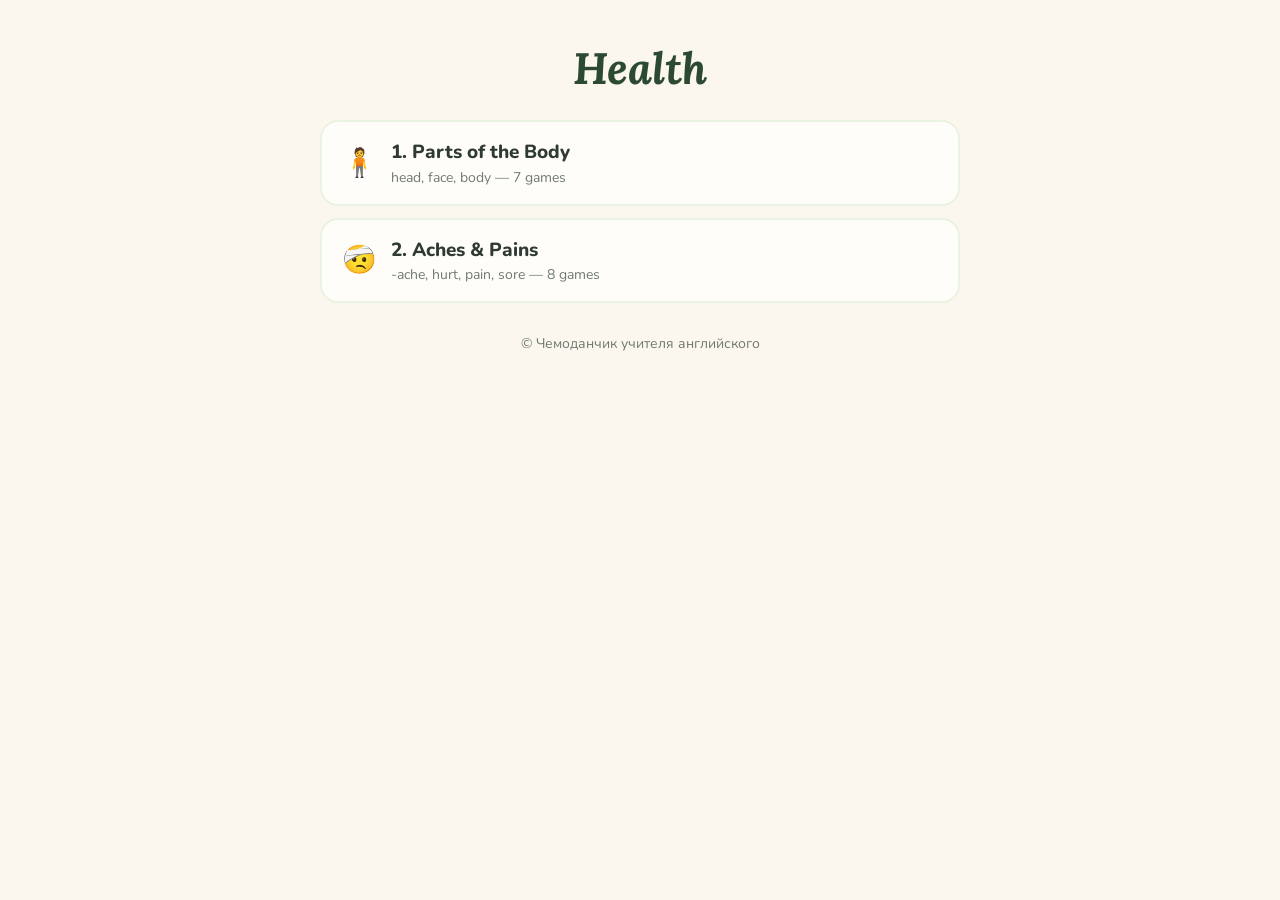
<file: index.html>
<!doctype html><html lang="en"><head><meta charset="utf-8"><meta name="viewport" content="width=device-width,initial-scale=1"><title>Health — Vocabulary</title>
<link href="https://fonts.googleapis.com/css2?family=Lora:ital,wght@1,700&family=Nunito:wght@400;700;800&display=swap" rel="stylesheet">
<style>body{margin:0;background:#fbf6ee;color:#2f3a33;font:17px/1.5 Nunito,sans-serif}main{max-width:640px;margin:0 auto;padding:40px 16px}h1{font:italic 700 44px Lora,serif;color:#2c4a32;text-align:center;margin:0 0 24px}
a{display:flex;gap:14px;align-items:center;background:#fffdf9;border:2px solid #eaf3e2;border-radius:18px;padding:16px 20px;margin:0 0 12px;text-decoration:none;color:inherit;font-weight:800;font-size:19px}a:hover{border-color:#5d8f4c}a span{font-size:28px}a small{display:block;font-weight:400;color:#6f7a72;font-size:14px}footer{text-align:center;color:#6f7a72;font-size:14px;margin-top:30px}</style></head>
<body><main><h1>Health</h1>
<a href="body-parts/"><span>🧍</span><div>1. Parts of the Body<small>head, face, body — 7 games</small></div></a>
<a href="aches-and-pains/"><span>🤕</span><div>2. Aches &amp; Pains<small>-ache, hurt, pain, sore — 8 games</small></div></a>
<footer>© Чемоданчик учителя английского</footer></main></body></html>
</file>
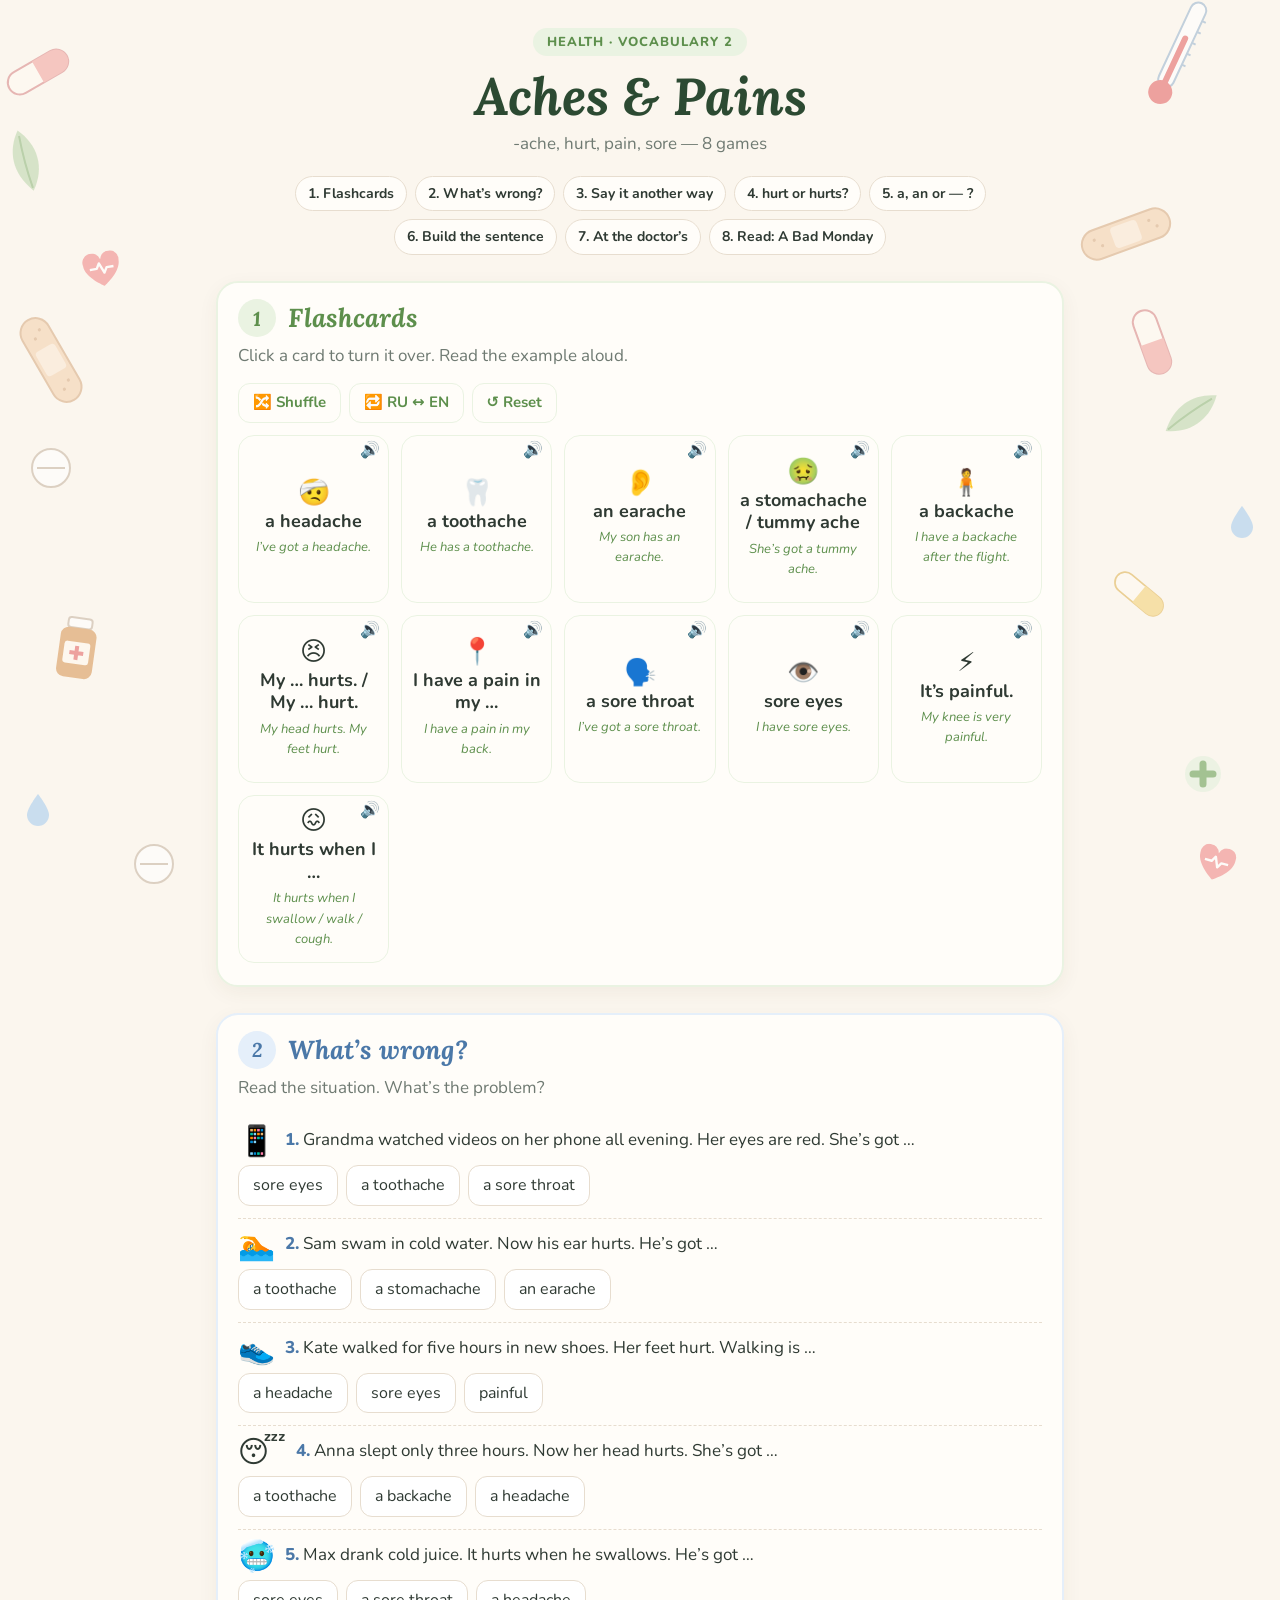
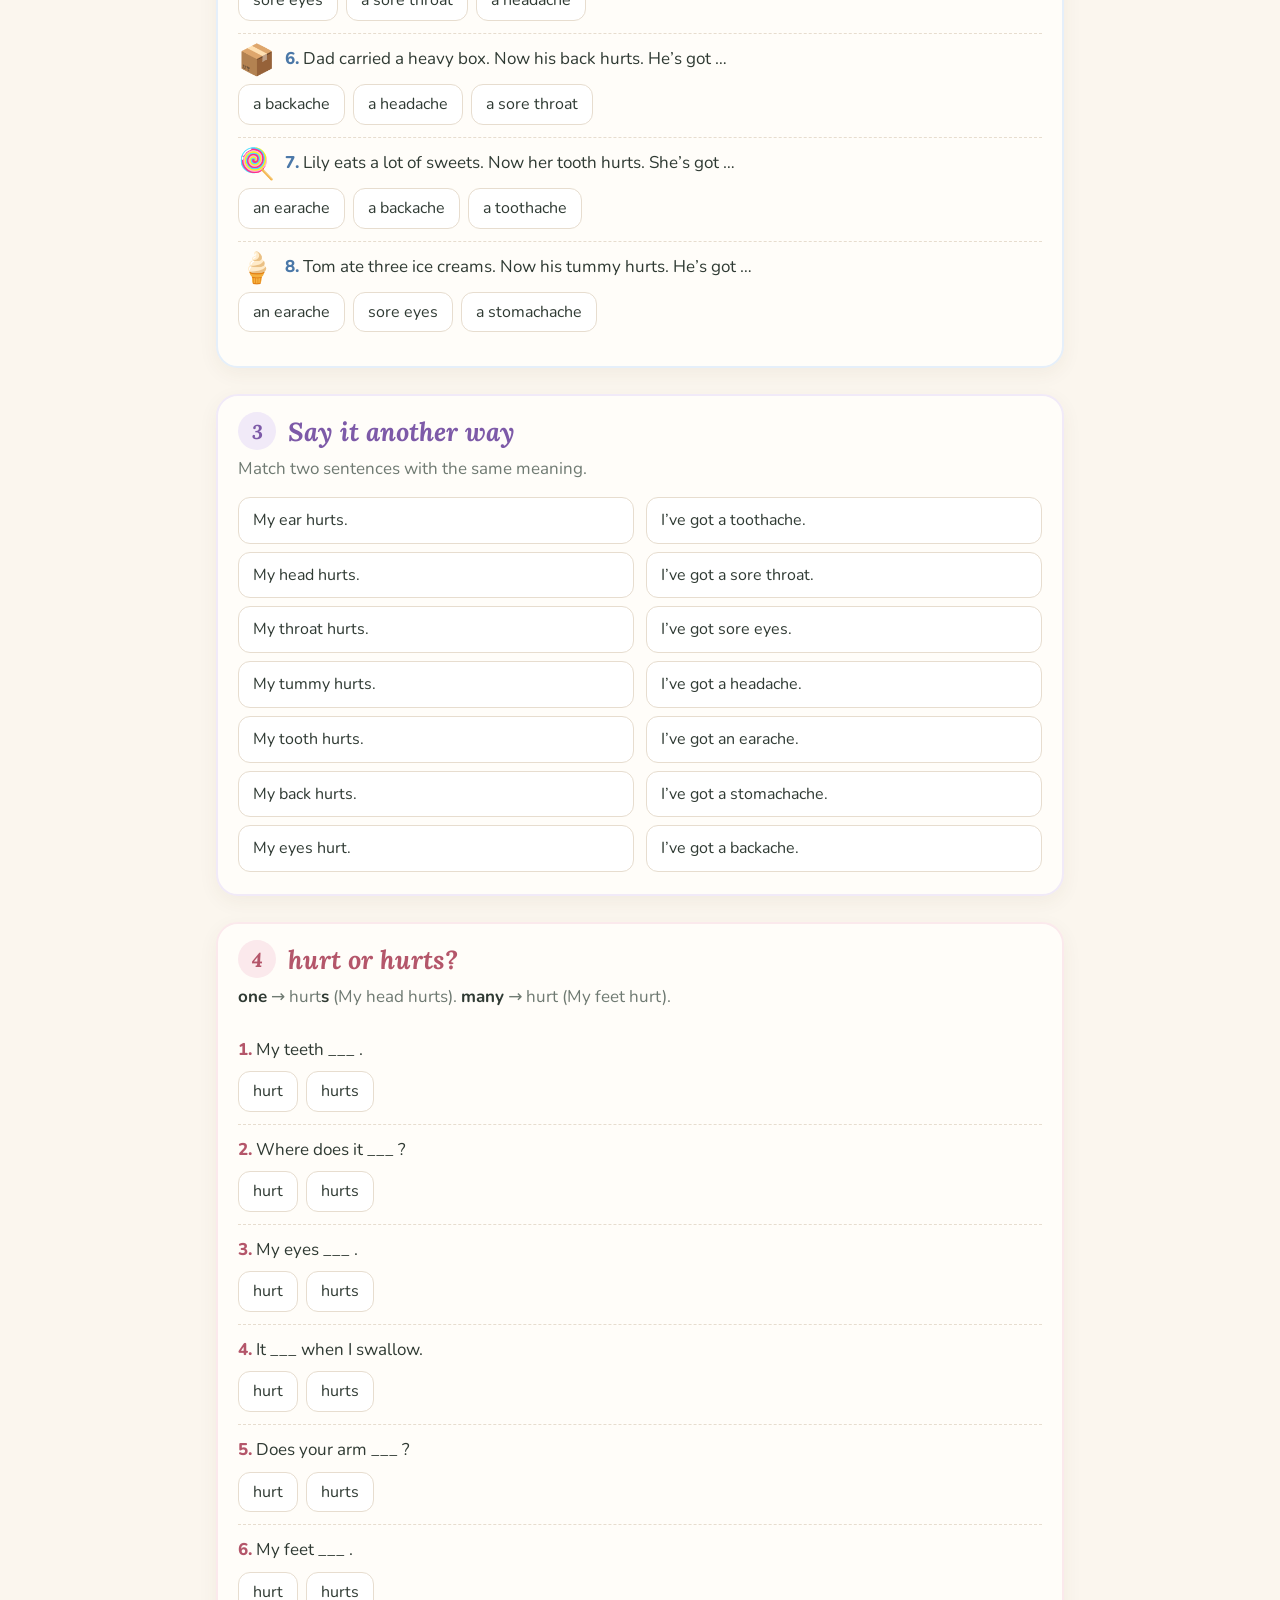
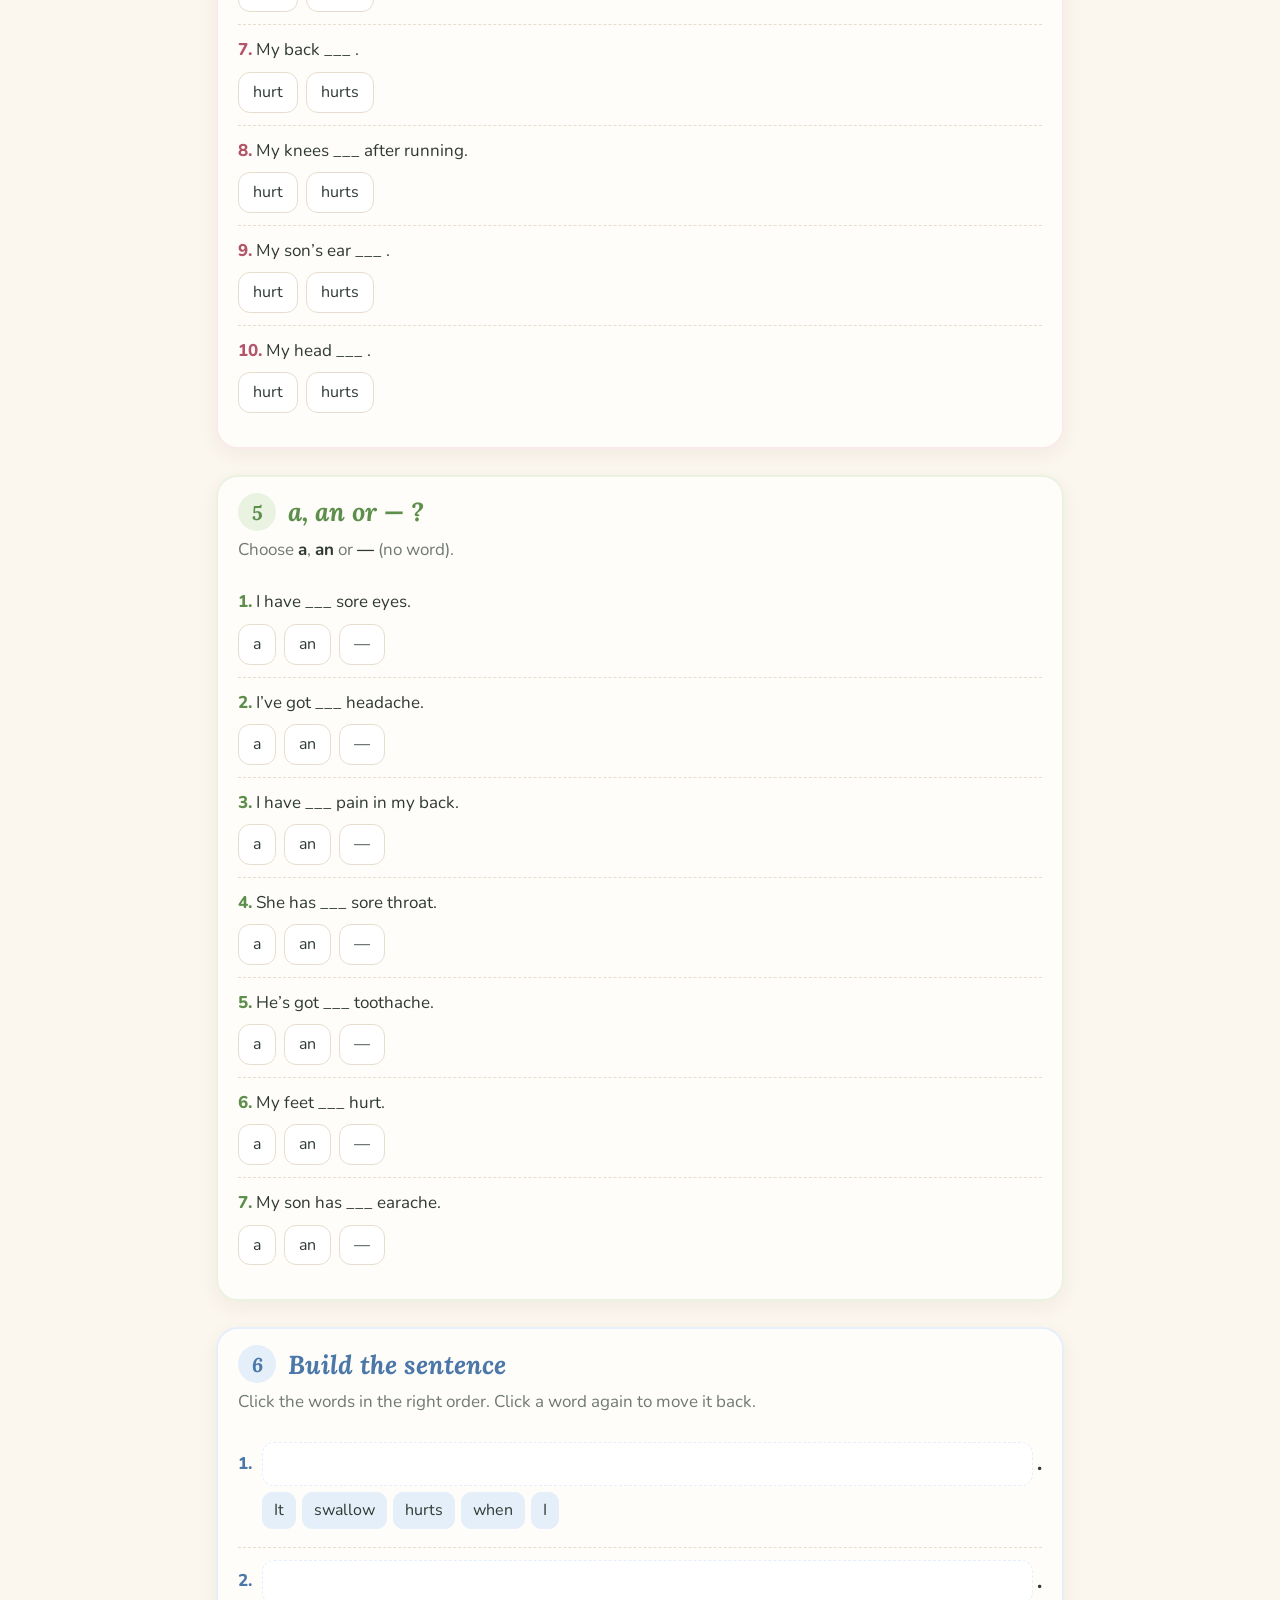
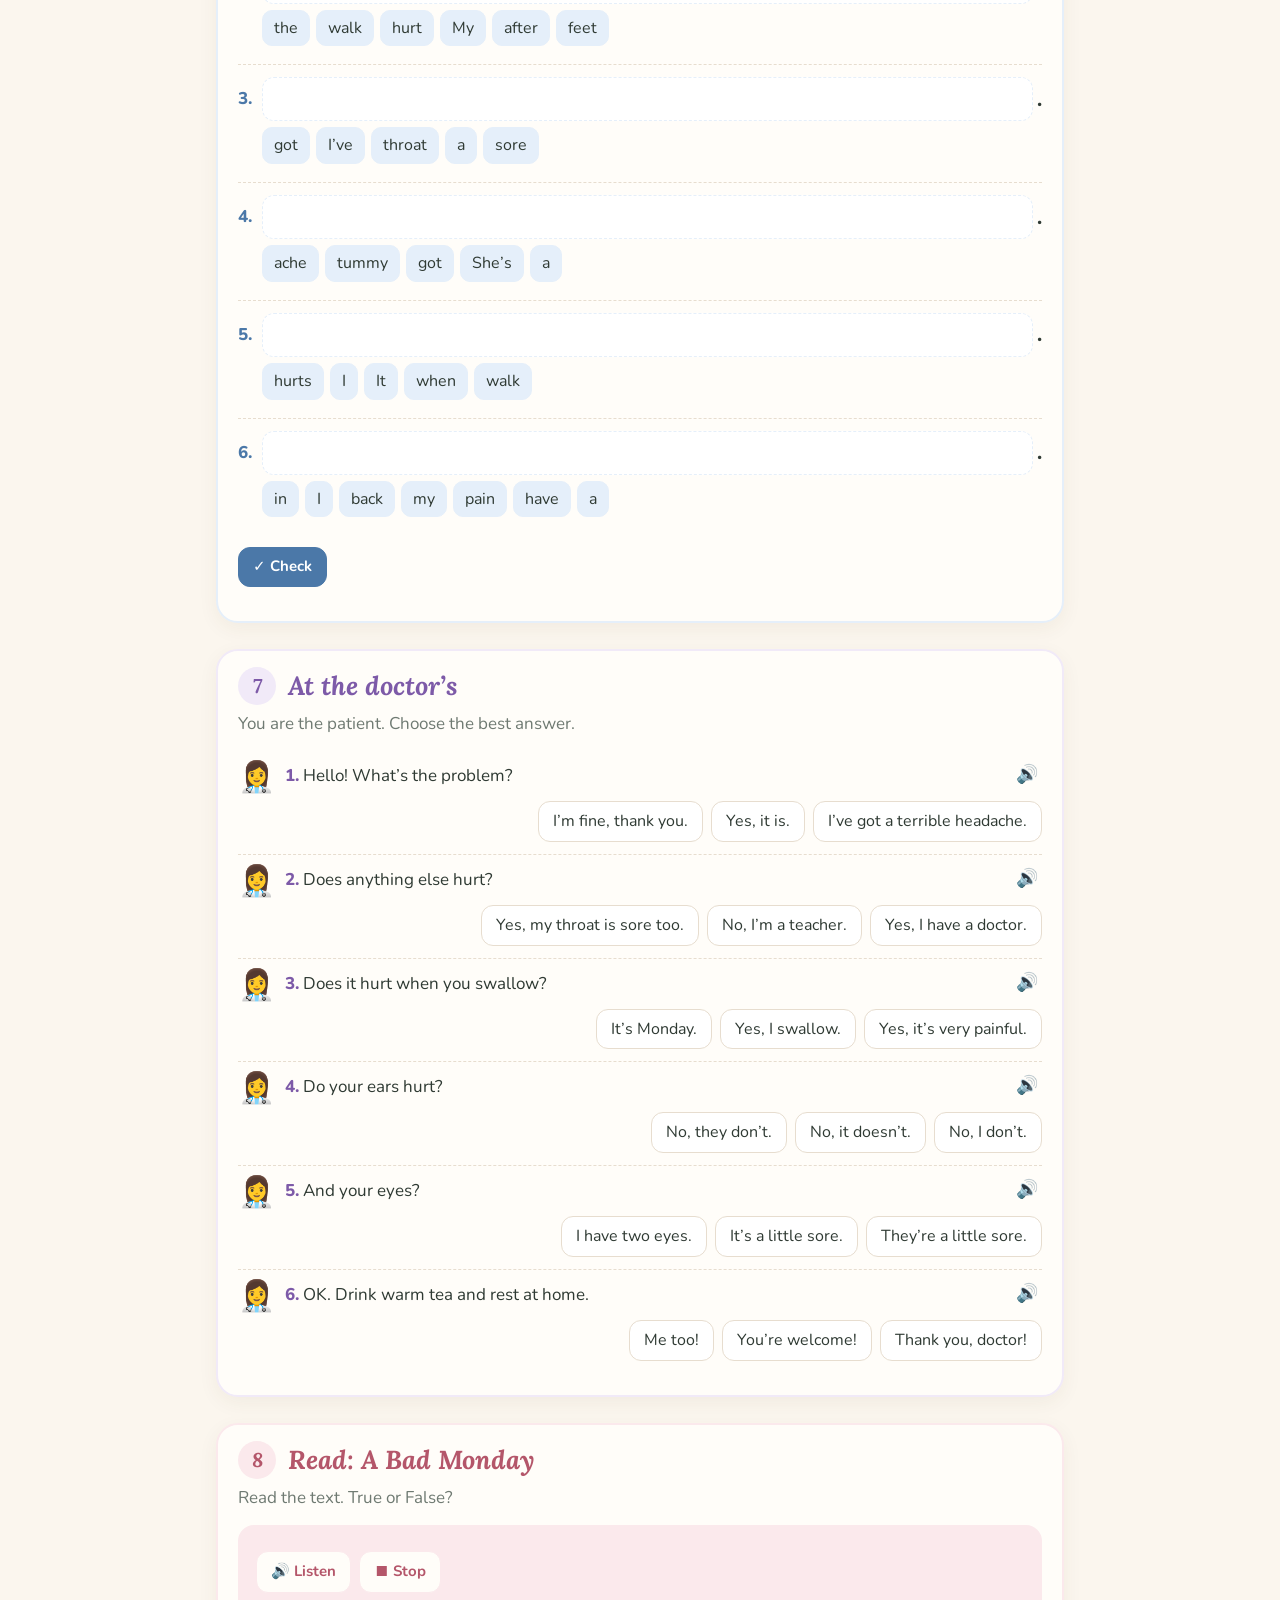
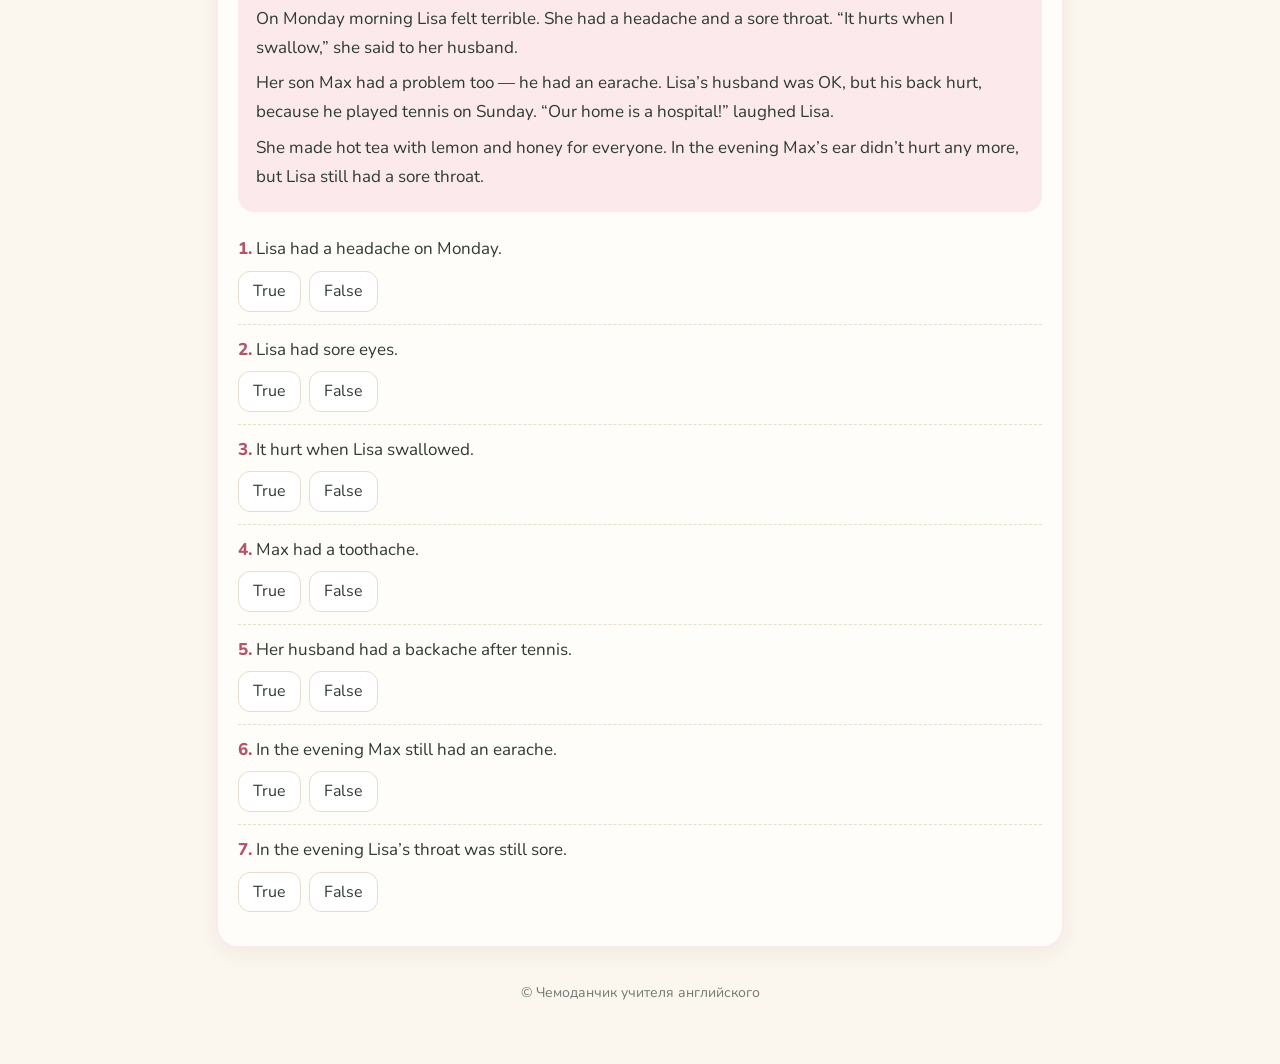
<file: aches-and-pains/index.html>
<!doctype html><html lang="en"><head><meta charset="utf-8"><meta name="viewport" content="width=device-width,initial-scale=1"><title>Aches & Pains</title>
<link rel="preconnect" href="https://fonts.googleapis.com"><link href="https://fonts.googleapis.com/css2?family=Lora:ital,wght@1,600;1,700&family=Nunito:wght@400;600;700;800&display=swap" rel="stylesheet">
<style>:root{
  --bg:#fbf6ee;--paper:#fffdf9;--ink:#2f3a33;--muted:#6f7a72;--line:#e7ddcf;
  --green:#5d8f4c;--green-bg:#eaf3e2;--blue:#4b78a8;--blue-bg:#e5effa;
  --purple:#7d5aa8;--purple-bg:#f1eaf8;--rose:#b4566a;--rose-bg:#fbe9ec;
  --ok:#3f9a5a;--ok-bg:#e3f4e6;--bad:#cf5b5b;--bad-bg:#fbe5e3;
}
*{box-sizing:border-box}
html{scroll-behavior:smooth}
body{margin:0;background:var(--bg);color:var(--ink);font:17px/1.55 "Nunito",system-ui,sans-serif;min-height:100vh}
.decor{position:fixed;inset:0;pointer-events:none;z-index:0;overflow:hidden}
.decor svg{position:absolute;opacity:.6}
main{position:relative;z-index:1;max-width:880px;margin:0 auto;padding:28px 16px 60px}
header{text-align:center;margin-bottom:18px}
.kicker{display:inline-block;font-weight:800;font-size:13px;letter-spacing:.08em;text-transform:uppercase;color:var(--green);background:var(--green-bg);padding:4px 14px;border-radius:99px}
h1{font:italic 700 clamp(34px,6vw,52px)/1.1 "Lora",Georgia,serif;margin:12px 0 6px;color:#2c4a32}
.sub{margin:0;color:var(--muted)}
nav{display:flex;flex-wrap:wrap;gap:8px;justify-content:center;margin:18px 0 26px}
nav a{font-size:14px;font-weight:700;text-decoration:none;color:var(--ink);background:var(--paper);border:1px solid var(--line);padding:6px 12px;border-radius:99px}
nav a:hover{border-color:var(--green)}
.ex{--c:var(--green);--cb:var(--green-bg);background:var(--paper);border:2px solid var(--cb);border-radius:22px;padding:20px 20px 22px;margin:0 0 26px;box-shadow:0 6px 20px rgba(80,60,30,.06);scroll-margin-top:12px}
.c-blue{--c:var(--blue);--cb:var(--blue-bg)}.c-purple{--c:var(--purple);--cb:var(--purple-bg)}.c-rose{--c:var(--rose);--cb:var(--rose-bg)}
.ex-head{display:flex;align-items:center;gap:12px;margin:-4px 0 6px}
.num{flex:none;width:38px;height:38px;border-radius:50%;display:grid;place-items:center;background:var(--cb);color:var(--c);font:italic 700 20px "Lora",serif}
h2{margin:0;font:italic 700 26px/1.2 "Lora",Georgia,serif;color:var(--c)}
.instr{margin:0 0 14px;color:var(--muted)}
.instr b{color:var(--ink)}
.bar{display:flex;flex-wrap:wrap;gap:8px;margin:12px 0}
.btn{font:inherit;font-size:15px;font-weight:700;cursor:pointer;border:1.5px solid var(--cb);background:var(--paper);color:var(--c);padding:7px 14px;border-radius:12px}
.btn:hover{background:var(--cb)}
.btn.main{background:var(--c);border-color:var(--c);color:#fff}
.btn.main:hover{filter:brightness(1.08)}
.result{display:flex;align-items:center;justify-content:space-between;gap:10px;flex-wrap:wrap;margin-top:14px;padding:12px 16px;border-radius:14px;background:var(--cb);font-weight:800;font-size:18px;animation:pop .35s}
@keyframes pop{from{transform:scale(.96);opacity:0}}
/* flashcards */
.cards{display:grid;grid-template-columns:repeat(auto-fill,minmax(150px,1fr));gap:12px}
.fc{position:relative;min-height:118px;cursor:pointer;perspective:700px}
.fc .face{position:absolute;inset:0;border-radius:16px;display:flex;flex-direction:column;align-items:center;justify-content:center;text-align:center;padding:10px;backface-visibility:hidden;transition:transform .45s;border:1.5px solid var(--cb)}
.fc .front{background:var(--paper)}
.fc .back{background:var(--cb);transform:rotateY(180deg)}
.fc.flip .front{transform:rotateY(-180deg)}.fc.flip .back{transform:rotateY(0)}
.fc b{font-size:18px;line-height:1.25}.fc i{font-style:normal;font-size:13px;color:var(--muted);margin-top:3px}
.fc .ex-s{font-style:italic;font-size:13px;color:var(--c);margin-top:5px}
.fc .emo{font-size:26px;line-height:1;margin-bottom:4px}
/* mcq */
.q{padding:12px 0;border-top:1px dashed var(--line)}
.q:first-child{border-top:0}
.qt{display:flex;gap:10px;align-items:flex-start;margin-bottom:8px}
.qt em{font-style:normal;font-weight:800;color:var(--c)}
.pic{font-size:30px;line-height:1}
.opts{display:flex;flex-wrap:wrap;gap:8px}
.opt{font:inherit;font-size:16px;cursor:pointer;border:1.5px solid var(--line);background:#fff;padding:7px 14px;border-radius:12px;color:var(--ink)}
.opt:hover{border-color:var(--c)}
.opt.ok{background:var(--ok-bg);border-color:var(--ok);color:#1f5e33;font-weight:700}
.opt.bad{background:var(--bad-bg);border-color:var(--bad);color:#8f2f2f;text-decoration:line-through}
.chat .qt span:last-child{background:var(--cb);padding:8px 14px;border-radius:4px 16px 16px 16px}
.chat .opts{justify-content:flex-end}
/* match */
.match{display:grid;grid-template-columns:1fr 1fr;gap:12px}
.col{display:flex;flex-direction:column;gap:8px}
.tile{font:inherit;font-size:16px;cursor:pointer;text-align:left;border:1.5px solid var(--line);background:#fff;padding:10px 14px;border-radius:12px;color:var(--ink);transition:.2s}
.tile:hover{border-color:var(--c)}
.tile.sel{border-color:var(--c);background:var(--cb);transform:scale(1.02)}
.tile.ok{background:var(--ok-bg);border-color:var(--ok);opacity:.65;cursor:default}
.tile.bad{background:var(--bad-bg);border-color:var(--bad);animation:shake .4s}
@keyframes shake{25%{transform:translateX(-5px)}75%{transform:translateX(5px)}}
/* gaps & label */
.bank{display:flex;flex-wrap:wrap;gap:6px;padding:10px 12px;border-radius:14px;background:var(--cb);margin-bottom:14px}
.bank span{background:#fff;border-radius:8px;padding:2px 10px;font-weight:700;font-size:15px;color:var(--c)}
.text{line-height:2.3;font-size:17px}
select,.spell input{font:inherit;font-size:16px;border:1.5px solid var(--line);border-radius:10px;padding:3px 6px;background:#fff;color:var(--ink)}
select.ok,input.ok{border-color:var(--ok);background:var(--ok-bg)}
select.bad,input.bad{border-color:var(--bad);background:var(--bad-bg)}
.fix{display:inline-block;margin-left:6px;font-size:14px;font-weight:800;color:var(--ok)}
.fix::before{content:"→ "}
.label{display:grid;grid-template-columns:minmax(0,1.1fr) minmax(0,1fr);gap:18px;align-items:center}
.fig svg{width:100%;height:auto;display:block}
.labs{margin:0;padding-left:30px;display:grid;gap:7px}
.labs li{font-weight:800;color:var(--c)}
.labs li::marker{font-weight:800}
.mk{fill:#fff;stroke:var(--c);stroke-width:2}.mt{font:800 13px Nunito,sans-serif;fill:var(--c);text-anchor:middle}
.ld{stroke:var(--c);stroke-width:1.2;opacity:.55}.dot{fill:var(--c)}
/* order */
.orow{padding:12px 0;border-top:1px dashed var(--line);display:grid;grid-template-columns:auto 1fr;gap:6px 10px;align-items:center}
.orow:first-child{border-top:0}
.orow em{font-style:normal;font-weight:800;color:var(--c)}
.answ{display:flex;align-items:center;gap:4px}
.ans{flex:1;min-height:44px;display:flex;flex-wrap:wrap;gap:6px;padding:6px;border:1.5px dashed var(--cb);border-radius:12px;background:#fff}
.ans.ok{border:1.5px solid var(--ok);background:var(--ok-bg)}
.ans.bad{border:1.5px solid var(--bad);background:var(--bad-bg)}
.end{font-weight:800;font-size:20px}
.pool{grid-column:2;display:flex;flex-wrap:wrap;gap:6px}
.chip{font:inherit;font-size:16px;cursor:pointer;border:1.5px solid var(--cb);background:var(--cb);color:var(--ink);padding:5px 11px;border-radius:10px}
.ans .chip{background:#fff;border-color:var(--c)}
.ofix{grid-column:2;font-size:14px;font-weight:800;color:var(--ok)}
/* spell */
.spell{display:grid;grid-template-columns:repeat(auto-fill,minmax(250px,1fr));gap:10px}
.spell label{display:flex;flex-wrap:wrap;align-items:center;gap:8px;background:var(--cb);padding:8px 10px;border-radius:12px}
.spell span{flex:1 1 100px;font-weight:700}
.spell input{width:130px}
/* reading */
.read{background:var(--cb);border-radius:16px;padding:14px 18px;margin-bottom:12px;line-height:1.7}
.read p{margin:.4em 0}
footer{text-align:center;color:var(--muted);font-size:14px;margin-top:34px}
@media (max-width:680px){
  body{font-size:16px}
  .decor svg{opacity:.25}
  .ex{padding:16px 14px 18px}
  h2{font-size:22px}
  .label{grid-template-columns:1fr}
  .match{gap:8px}.tile{font-size:15px;padding:9px 10px}
}
.spk{border:0;background:none;cursor:pointer;font-size:18px;padding:2px 4px;border-radius:8px;line-height:1}
.spk:hover{background:var(--cb)}
.spk.corner{position:absolute;top:4px;right:4px;font-size:16px}
.qt .spk{margin-left:auto}
.fc{min-height:168px}
.fc .img{width:84px;height:84px;margin-bottom:4px}
.fc .img svg{width:100%;height:100%;display:block;border-radius:50%;background:#fbf3e6}
.hl{fill:rgba(230,90,90,.28);stroke:#e05a5a;stroke-width:2.5;animation:pulse 1.6s ease-in-out infinite;transform-box:fill-box;transform-origin:center}
@keyframes pulse{50%{transform:scale(1.18)}}
</style></head><body><script>window.LESSON={kicker:'Health · Vocabulary 2',title:'Aches & Pains',sub:'-ache, hurt, pain, sore — 8 games',sections:[
{type:'flash',title:'Flashcards',instr:'Click a card to turn it over. Read the example aloud.',cards:[
 {emo:'🤕',en:'a headache',ex:'I’ve got a headache.',ru:'головная боль'},
 {emo:'🦷',en:'a toothache',ex:'He has a toothache.',ru:'зубная боль'},
 {emo:'👂',en:'an earache',ex:'My son has an earache.',ru:'боль в ухе'},
 {emo:'🤢',en:'a stomachache / tummy ache',ex:'She’s got a tummy ache.',ru:'боль в животе'},
 {emo:'🧍',en:'a backache',ex:'I have a backache after the flight.',ru:'боль в спине'},
 {emo:'😣',en:'My … hurts. / My … hurt.',ex:'My head hurts. My feet hurt.',ru:'У меня болит …'},
 {emo:'📍',en:'I have a pain in my …',ex:'I have a pain in my back.',ru:'У меня боль в …'},
 {emo:'🗣️',en:'a sore throat',ex:'I’ve got a sore throat.',ru:'больное горло'},
 {emo:'👁️',en:'sore eyes',ex:'I have sore eyes.',ru:'глаза болят / воспалены'},
 {emo:'⚡',en:'It’s painful.',ex:'My knee is very painful.',ru:'Это больно.'},
 {emo:'😖',en:'It hurts when I …',ex:'It hurts when I swallow / walk / cough.',ru:'Больно, когда я … (глотаю / хожу / кашляю)'}]},
{type:'mcq',title:'What’s wrong?',instr:'Read the situation. What’s the problem?',items:[
 {pic:'😴',q:'Anna slept only three hours. Now her head hurts. She’s got …',opts:['a headache','a toothache','a backache']},
 {pic:'🍦',q:'Tom ate three ice creams. Now his tummy hurts. He’s got …',opts:['a stomachache','an earache','sore eyes']},
 {pic:'📦',q:'Dad carried a heavy box. Now his back hurts. He’s got …',opts:['a backache','a headache','a sore throat']},
 {pic:'🏊',q:'Sam swam in cold water. Now his ear hurts. He’s got …',opts:['an earache','a toothache','a stomachache']},
 {pic:'🍭',q:'Lily eats a lot of sweets. Now her tooth hurts. She’s got …',opts:['a toothache','a backache','an earache']},
 {pic:'🥶',q:'Max drank cold juice. It hurts when he swallows. He’s got …',opts:['a sore throat','sore eyes','a headache']},
 {pic:'📱',q:'Grandma watched videos on her phone all evening. Her eyes are red. She’s got …',opts:['sore eyes','a sore throat','a toothache']},
 {pic:'👟',q:'Kate walked for five hours in new shoes. Her feet hurt. Walking is …',opts:['painful','a headache','sore eyes']}]},
{type:'match',title:'Say it another way',instr:'Match two sentences with the same meaning.',pairs:[
 ['My head hurts.','I’ve got a headache.'],['My tooth hurts.','I’ve got a toothache.'],['My ear hurts.','I’ve got an earache.'],
 ['My tummy hurts.','I’ve got a stomachache.'],['My back hurts.','I’ve got a backache.'],['My throat hurts.','I’ve got a sore throat.'],['My eyes hurt.','I’ve got sore eyes.']]},
{type:'mcq',title:'hurt or hurts?',instr:'<b>one</b> → hurt<b>s</b> (My head hurts). <b>many</b> → hurt (My feet hurt).',keepOpts:true,items:[
 {q:'My head ___ .',opts:['hurt','hurts'],a:1},{q:'My feet ___ .',opts:['hurt','hurts'],a:0},{q:'My eyes ___ .',opts:['hurt','hurts'],a:0},
 {q:'My back ___ .',opts:['hurt','hurts'],a:1},{q:'My teeth ___ .',opts:['hurt','hurts'],a:0},{q:'My son’s ear ___ .',opts:['hurt','hurts'],a:1},
 {q:'My knees ___ after running.',opts:['hurt','hurts'],a:0},{q:'It ___ when I swallow.',opts:['hurt','hurts'],a:1},
 {q:'Does your arm ___ ?',opts:['hurt','hurts'],a:0},{q:'Where does it ___ ?',opts:['hurt','hurts'],a:0}]},
{type:'mcq',title:'a, an or — ?',instr:'Choose <b>a</b>, <b>an</b> or <b>—</b> (no word).',keepOpts:true,items:[
 {q:'I’ve got ___ headache.',opts:['a','an','—'],a:0},{q:'My son has ___ earache.',opts:['a','an','—'],a:1},
 {q:'She has ___ sore throat.',opts:['a','an','—'],a:0},{q:'I have ___ sore eyes.',opts:['a','an','—'],a:2},
 {q:'He’s got ___ toothache.',opts:['a','an','—'],a:0},{q:'I have ___ pain in my back.',opts:['a','an','—'],a:0},
 {q:'My feet ___ hurt.',opts:['a','an','—'],a:2}]},
{type:'order',title:'Build the sentence',instr:'Click the words in the right order. Click a word again to move it back.',take:6,items:[
 'I have a pain in my back.','It hurts when I swallow.','My son has an earache.','She’s got a tummy ache.','It hurts when I walk.','I’ve got a sore throat.','Do your eyes hurt?','My feet hurt after the walk.']},
{type:'mcq',title:'At the doctor’s',instr:'You are the patient. Choose the best answer.',style:'chat',keepItems:true,items:[
 {pic:'👩‍⚕️',q:'Hello! What’s the problem?',opts:['I’ve got a terrible headache.','I’m fine, thank you.','Yes, it is.']},
 {pic:'👩‍⚕️',q:'Does anything else hurt?',opts:['Yes, my throat is sore too.','Yes, I have a doctor.','No, I’m a teacher.']},
 {pic:'👩‍⚕️',q:'Does it hurt when you swallow?',opts:['Yes, it’s very painful.','Yes, I swallow.','It’s Monday.']},
 {pic:'👩‍⚕️',q:'Do your ears hurt?',opts:['No, they don’t.','No, it doesn’t.','No, I don’t.']},
 {pic:'👩‍⚕️',q:'And your eyes?',opts:['They’re a little sore.','It’s a little sore.','I have two eyes.']},
 {pic:'👩‍⚕️',q:'OK. Drink warm tea and rest at home.',opts:['Thank you, doctor!','You’re welcome!','Me too!']}]},
{type:'mcq',title:'Read: A Bad Monday',instr:'Read the text. True or False?',keepOpts:true,keepItems:true,
 pre:'<p>On Monday morning Lisa felt terrible. She had a headache and a sore throat. “It hurts when I swallow,” she said to her husband.</p><p>Her son Max had a problem too — he had an earache. Lisa’s husband was OK, but his back hurt, because he played tennis on Sunday. “Our home is a hospital!” laughed Lisa.</p><p>She made hot tea with lemon and honey for everyone. In the evening Max’s ear didn’t hurt any more, but Lisa still had a sore throat.</p>',
 items:[{q:'Lisa had a headache on Monday.',opts:['True','False'],a:0},{q:'Lisa had sore eyes.',opts:['True','False'],a:1},
 {q:'It hurt when Lisa swallowed.',opts:['True','False'],a:0},{q:'Max had a toothache.',opts:['True','False'],a:1},
 {q:'Her husband had a backache after tennis.',opts:['True','False'],a:0},{q:'In the evening Max still had an earache.',opts:['True','False'],a:1},
 {q:'In the evening Lisa’s throat was still sore.',opts:['True','False'],a:0}]}
]};
</script><script>(function(){
const L=window.LESSON;
const $=(t,a={},...k)=>{const e=document.createElement(t);for(const[x,v]of Object.entries(a)){if(x==='class')e.className=v;else if(x==='html')e.innerHTML=v;else if(x.startsWith('on'))e.addEventListener(x.slice(2),v);else e.setAttribute(x,v);}k.flat().forEach(c=>c!=null&&e.append(c));return e;};
const shuffle=a=>{a=a.slice();for(let i=a.length-1;i>0;i--){const j=Math.random()*(i+1)|0;[a[i],a[j]]=[a[j],a[i]];}return a;};
const norm=s=>s.toLowerCase().replace(/[’`]/g,"'").replace(/\s+/g,' ').trim();
let VOICE=null;
function pickVoice(){try{const vs=speechSynthesis.getVoices().filter(v=>/^en/i.test(v.lang));
 VOICE=vs.find(v=>/en[-_]GB/i.test(v.lang)&&/google|natural|online|serena|daniel|kate/i.test(v.name))||vs.find(v=>/en[-_]GB/i.test(v.lang))||vs.find(v=>/en[-_]US/i.test(v.lang))||vs[0]||null;}catch(e){VOICE=null;}}
try{pickVoice();speechSynthesis.onvoiceschanged=pickVoice;}catch(e){}
function speak(t){try{speechSynthesis.cancel();const u=new SpeechSynthesisUtterance(t.replace(/[—\/…]/g,', ').replace(/___/g,'blank'));if(VOICE)u.voice=VOICE;u.lang=VOICE?VOICE.lang:'en-GB';u.rate=.9;speechSynthesis.speak(u);}catch(e){}}
const HAS_TTS='speechSynthesis' in window;
const sp=(t,cls='spk')=>HAS_TTS?$('button',{class:cls,title:'Listen','aria-label':'Listen',onclick(e){e.stopPropagation();speak(typeof t==='function'?t():t);}},'🔊'):null;
const COLORS=['green','blue','purple','rose'];
const score=(ok,t)=>`${ok} / ${t} — ${ok===t?'🎉 Excellent!':ok>=t*.7?'👍 Good job!':'💪 Try again!'}`;
function result(body,text,render){body.querySelector(':scope > .result')?.remove();body.append($('div',{class:'result'},$('span',{},text),$('button',{class:'btn',onclick:render},'↻ Again')));}
function grade(els){let ok=0;els.forEach(el=>{const n=el.nextElementSibling;if(n&&n.classList.contains('fix'))n.remove();const ans=el.dataset.a.split('|');const g=ans.some(a=>norm(a)===norm(el.value));el.classList.toggle('ok',g);el.classList.toggle('bad',!g);if(g)ok++;else el.after($('span',{class:'fix'},ans[0]));});return[ok,els.length];}
function checker(body,fn,render){return $('div',{class:'bar'},$('button',{class:'btn main',onclick(){const[ok,t]=fn();result(body,score(ok,t),render);}},'✓ Check'));}
const sel=(words,a)=>{const s=$('select',{},$('option',{value:''},'…'),...words.map(w=>$('option',{value:w},w)));s.dataset.a=a;return s;};

const R={
flash(s,body){
  let back=false,cards=s.cards.slice();const grid=$('div',{class:'cards'});
  const draw=()=>{grid.innerHTML='';cards.forEach(c=>{const f=$('div',{class:'fc'+(back?' flip':''),onclick(){f.classList.toggle('flip');}},
    $('div',{class:'face front'},sp(c.say||(c.en+(c.ex?'. '+c.ex:'')),'spk corner'),c.img?$('div',{class:'img',html:c.img}):c.emo?$('div',{class:'emo'},c.emo):null,$('b',{},c.en),c.tr?$('i',{},c.tr):null,c.ex?$('div',{class:'ex-s'},c.ex):null),
    $('div',{class:'face back'},$('b',{},c.ru)));grid.append(f);});};
  body.append($('div',{class:'bar'},
    $('button',{class:'btn',onclick(){cards=shuffle(cards);draw();}},'🔀 Shuffle'),
    $('button',{class:'btn',onclick(){back=!back;draw();}},'🔁 RU ↔ EN'),
    $('button',{class:'btn',onclick(){cards=s.cards.slice();back=false;draw();}},'↺ Reset')),grid);draw();
},
mcq(s,body,render){
  let ok=0,done=0;const items=s.keepItems?s.items:shuffle(s.items);const list=$('div',{class:'mcq '+(s.style||'')});
  items.forEach((it,k)=>{
    const ans=it.opts[it.a||0];const opts=s.keepOpts?it.opts:shuffle(it.opts);
    const row=$('div',{class:'q'},$('div',{class:'qt'},it.pic?$('span',{class:'pic'},it.pic):null,$('span',{html:`<em>${k+1}.</em> ${it.q}`}),s.style==='chat'?sp(it.q):null));
    const ob=$('div',{class:'opts'});
    opts.forEach(o=>{const b=$('button',{class:'opt',onclick(){if(row.dataset.d)return;row.dataset.d=1;done++;
      if(o===ans){b.classList.add('ok');ok++;}else{b.classList.add('bad');[...ob.children].find(x=>x.textContent===ans).classList.add('ok');}
      if(done===items.length)result(body,score(ok,items.length),render);}},o);ob.append(b);});
    row.append(ob);list.append(row);});
  body.append(list);
},
match(s,body,render){
  const pairs=shuffle(s.pairs).slice(0,s.take||s.pairs.length);let cur=null,left=pairs.length,miss=0;
  const A=$('div',{class:'col'}),B=$('div',{class:'col'});
  const mk=(txt,id,side)=>{const b=$('button',{class:'tile',onclick(){
    if(b.disabled)return;if(side==='A'&&s.speakA!==false)speak(txt);
    if(!cur||cur.side===side){if(cur)cur.b.classList.remove('sel');cur={b,id,side};b.classList.add('sel');return;}
    const p=cur.b;cur=null;
    if(p.dataset.id===String(id)){[p,b].forEach(x=>{x.classList.remove('sel');x.classList.add('ok');x.disabled=true;});
      if(--left===0)result(body,miss===0?'🎉 Perfect! No mistakes.':`✅ All matched! Mistakes: ${miss}`,render);}
    else{miss++;[p,b].forEach(x=>{x.classList.add('bad');setTimeout(()=>x.classList.remove('bad','sel'),450);});}
  }},txt);b.dataset.id=id;return b;};
  shuffle(pairs.map((p,i)=>[p[0],i])).forEach(([t,i])=>A.append(mk(t,i,'A')));
  shuffle(pairs.map((p,i)=>[p[1],i])).forEach(([t,i])=>B.append(mk(t,i,'B')));
  body.append($('div',{class:'match'},A,B));
},
gaps(s,body,render){
  const words=[...s.bank].sort();body.append($('div',{class:'bank'},...shuffle(s.bank).map(w=>$('span',{},w))));
  const p=$('div',{class:'text'}),sels=[];
  s.text.split(/(\{[^}]+\})/).forEach(part=>{const m=part.match(/^\{(.+)\}$/);
    if(m){const x=sel(words,m[1]);sels.push(x);p.append(x);}else p.append(document.createRange().createContextualFragment(part));});
  body.append(p,checker(body,()=>grade(sels),render));
},
label(s,body,render){
  const words=s.items.slice().sort(),sels=[];const list=$('ol',{class:'labs'});
  s.items.forEach(a=>{const x=sel(words,a);sels.push(x);list.append($('li',{},x));});
  body.append($('div',{class:'label'},$('div',{class:'fig',html:s.svg}),list),checker(body,()=>grade(sels),render));
},
order(s,body,render){
  const rows=[],box=$('div',{class:'order'});
  shuffle(s.items).slice(0,s.take||99).forEach((sent,k)=>{
    const end=(sent.match(/[.?!]$/)||[''])[0],core=sent.replace(/[.?!]$/,''),words=core.split(' ');
    let toks=shuffle(words);for(let n=0;n<5&&toks.join(' ')===core;n++)toks=shuffle(words);
    const ans=$('div',{class:'ans'}),pool=$('div',{class:'pool'});
    toks.forEach(w=>{const c=$('button',{class:'chip',onclick(){(c.parentNode===pool?ans:pool).append(c);}},w);pool.append(c);});
    const fix=$('div',{class:'ofix'});
    rows.push({ans,core,fix,sent});box.append($('div',{class:'orow'},$('em',{},(k+1)+'.'),$('div',{class:'answ'},ans,$('span',{class:'end'},end)),pool,fix));
  });
  body.append(box,checker(body,()=>{let ok=0;rows.forEach(r=>{const got=[...r.ans.children].map(c=>c.textContent).join(' ');const g=norm(got)===norm(r.core);
    r.ans.classList.toggle('ok',g);r.ans.classList.toggle('bad',!g);r.fix.textContent=g?'':'→ '+r.sent;if(g&&!r.said){r.said=1;}if(g)ok++;});return[ok,rows.length];},render));
},
spell(s,body,render){
  const ins=[],g=$('div',{class:'spell'});
  shuffle(s.items).slice(0,s.take||10).forEach(([ru,en])=>{const i=$('input',{type:'text',autocomplete:'off',autocapitalize:'off',spellcheck:'false'});i.dataset.a=en;ins.push(i);g.append($('label',{},$('span',{},ru),i));});
  body.append(g,checker(body,()=>grade(ins),render));
}};

function section(s,i){
  const box=$('section',{class:'ex c-'+(s.color||COLORS[i%4]),id:'ex'+(i+1)});
  const body=$('div',{class:'ex-body'});
  box.append(...[$('div',{class:'ex-head'},$('span',{class:'num'},String(i+1)),$('h2',{},s.title)),s.instr?$('p',{class:'instr',html:s.instr}):null,s.pre?$('div',{class:'read'},HAS_TTS?$('div',{class:'bar'},$('button',{class:'btn',onclick(){speak(box.querySelector('.read').innerText.replace('🔊 Listen',''));}},'🔊 Listen'),$('button',{class:'btn',onclick(){speechSynthesis.cancel();}},'⏹ Stop')):null,$('div',{html:s.pre})):null,body].filter(Boolean));
  const render=()=>{body.innerHTML='';R[s.type](s,body,render);};render();return box;
}

const IC={
capsule:'<svg width="70" viewBox="0 0 70 28"><rect x="2" y="2" width="66" height="24" rx="12" fill="#fffaf2" stroke="#d98c8c" stroke-width="2"/><path d="M35 2h21a12 12 0 0 1 0 24H35z" fill="#f2a7a2"/></svg>',
capsule2:'<svg width="60" viewBox="0 0 70 28"><rect x="2" y="2" width="66" height="24" rx="12" fill="#fffaf2" stroke="#e0b65a" stroke-width="2"/><path d="M35 2h21a12 12 0 0 1 0 24H35z" fill="#f4d27a"/></svg>',
tablet:'<svg width="44" viewBox="0 0 44 44"><circle cx="22" cy="22" r="19" fill="#fff" stroke="#c9b8a6" stroke-width="2"/><path d="M8 22h28" stroke="#c9b8a6" stroke-width="2"/></svg>',
thermo:'<svg width="34" viewBox="0 0 34 120"><rect x="9" y="4" width="16" height="92" rx="8" fill="#fff" stroke="#9db7d0" stroke-width="2"/><rect x="14" y="40" width="6" height="60" rx="3" fill="#e46a6a"/><circle cx="17" cy="102" r="12" fill="#e46a6a"/><path d="M25 20h4M25 32h4M25 44h4M25 56h4M25 68h4" stroke="#9db7d0" stroke-width="2"/></svg>',
plaster:'<svg width="96" viewBox="0 0 96 34"><rect x="2" y="2" width="92" height="30" rx="15" fill="#f3d2b0" stroke="#d8ad85" stroke-width="2"/><rect x="34" y="6" width="28" height="22" rx="4" fill="#fbe8d4"/><g fill="#d8ad85"><circle cx="16" cy="12" r="1.6"/><circle cx="22" cy="20" r="1.6"/><circle cx="74" cy="12" r="1.6"/><circle cx="80" cy="20" r="1.6"/></g></svg>',
heart:'<svg width="40" viewBox="0 0 40 36"><path d="M20 34S2 23 2 11A9 9 0 0 1 20 7a9 9 0 0 1 18 4c0 12-18 23-18 23z" fill="#f08a8a"/><path d="M8 16h7l3-5 4 10 3-5h7" stroke="#fff" stroke-width="2.4" fill="none" stroke-linejoin="round"/></svg>',
cross:'<svg width="40" viewBox="0 0 40 40"><circle cx="20" cy="20" r="18" fill="#e3f0dc"/><path d="M20 10v20M10 20h20" stroke="#6aa056" stroke-width="7" stroke-linecap="round"/></svg>',
drop:'<svg width="26" viewBox="0 0 26 36"><path d="M13 2C13 2 2 16 2 23a11 11 0 0 0 22 0C24 16 13 2 13 2z" fill="#a9cdee"/></svg>',
bottle:'<svg width="44" viewBox="0 0 44 64"><rect x="10" y="2" width="24" height="10" rx="3" fill="#fff" stroke="#c9b8a6" stroke-width="2"/><rect x="4" y="12" width="36" height="50" rx="8" fill="#d99a5b"/><rect x="9" y="26" width="26" height="22" rx="3" fill="#fff8ee"/><path d="M22 30v14M15 37h14" stroke="#e46a6a" stroke-width="4"/></svg>',
leaf:'<svg width="54" viewBox="0 0 54 54"><path d="M6 48C10 20 28 6 50 4c-2 24-18 42-44 44z" fill="#bfd8b0"/><path d="M8 46C20 32 32 20 46 8" stroke="#8fb87d" stroke-width="2" fill="none"/></svg>'
};
const SPOTS=[['capsule',3,8,-30],['thermo',92,6,25],['heart',8,30,-10],['plaster',88,26,-20],['tablet',4,52,0],['leaf',93,46,10],['bottle',6,72,8],['capsule2',89,66,40],['drop',3,90,0],['cross',94,86,0],['tablet',12,96,0],['leaf',2,18,-60],['heart',95,96,15],['capsule',90,38,70],['drop',97,58,0],['plaster',4,40,60]];
const decor=$('div',{class:'decor','aria-hidden':'true'});
SPOTS.forEach(([n,x,y,r])=>{const w=$('div',{html:IC[n]}).firstChild;w.style.cssText=`left:${x}%;top:${y}%;transform:translate(-50%,-50%) rotate(${r}deg)`;decor.append(w);});

document.title=L.title;
const nav=$('nav',{},...L.sections.map((s,i)=>$('a',{href:'#ex'+(i+1)},`${i+1}. ${s.title}`)));
document.body.append(decor,$('main',{},
  $('header',{},$('span',{class:'kicker'},L.kicker),$('h1',{},L.title),$('p',{class:'sub'},L.sub)),
  nav,...L.sections.map(section),
  $('footer',{},'© Чемоданчик учителя английского')));
})();
</script></body></html>
</file>
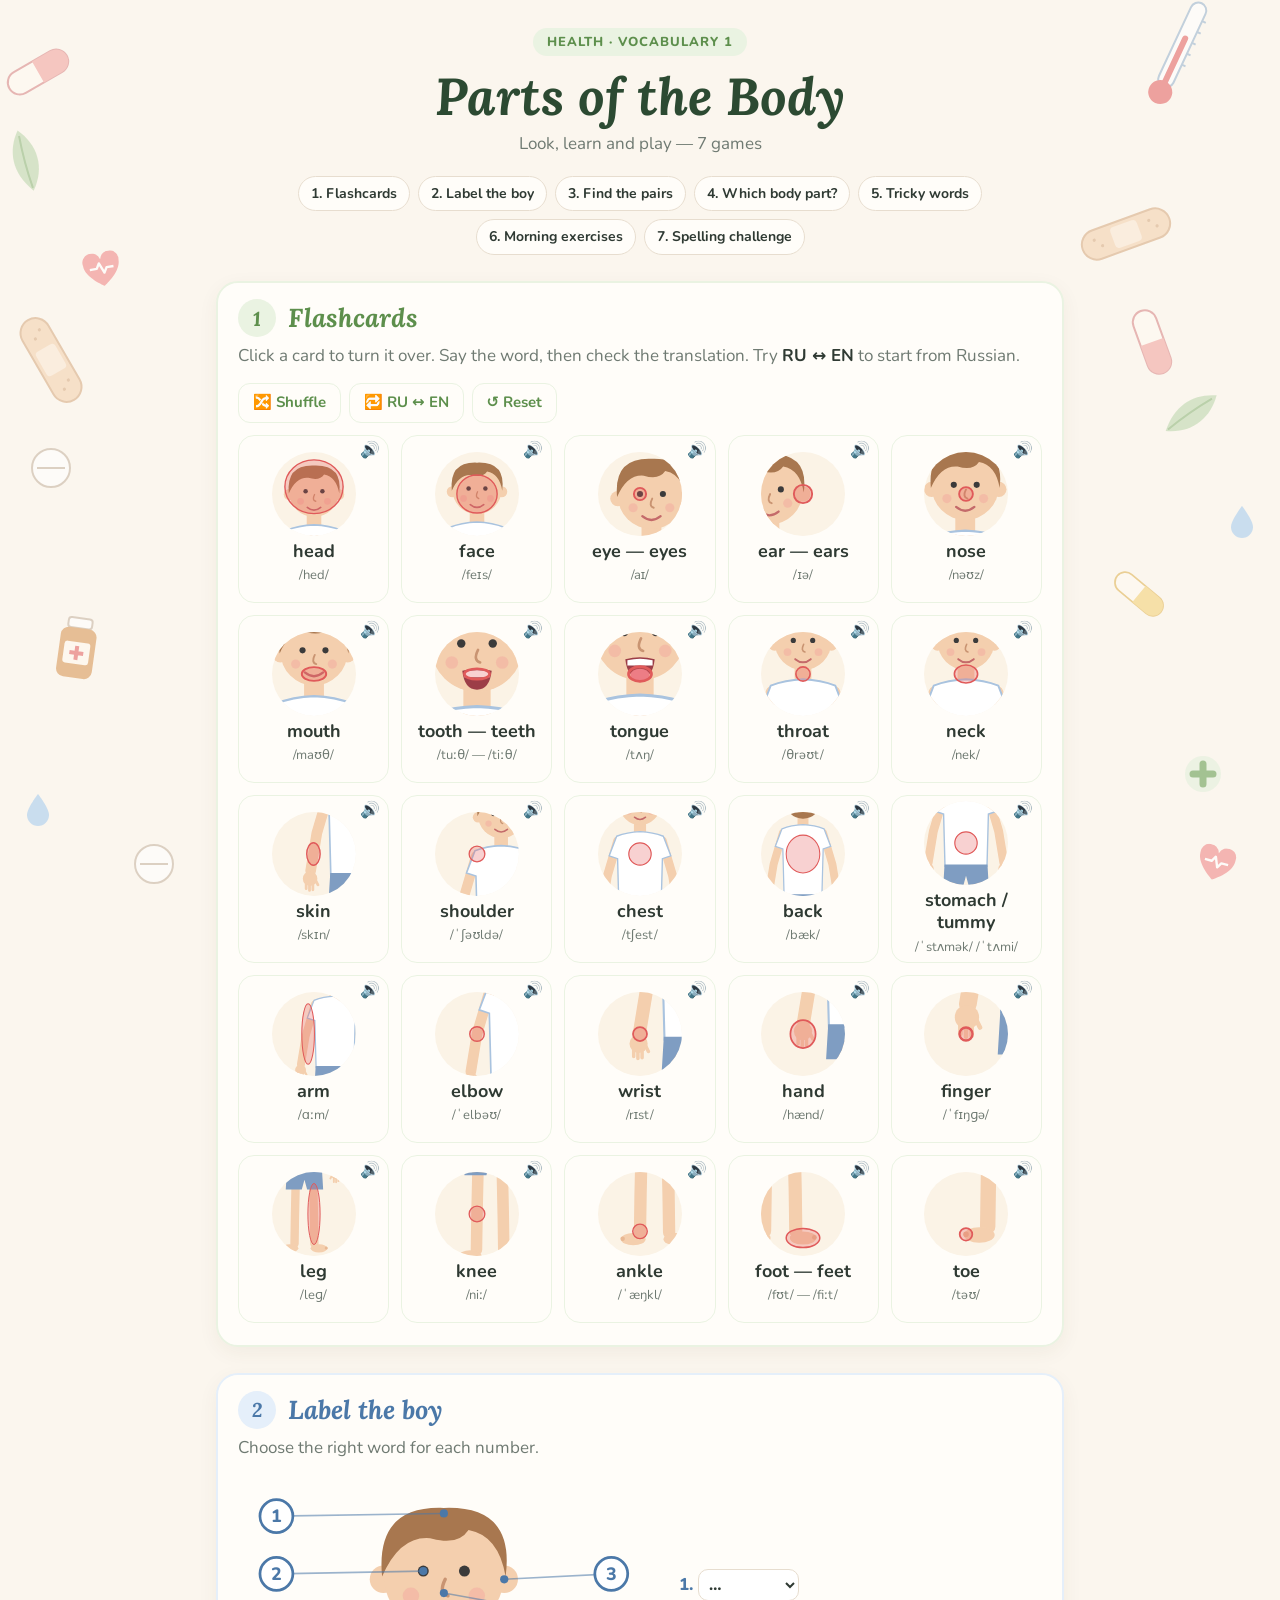
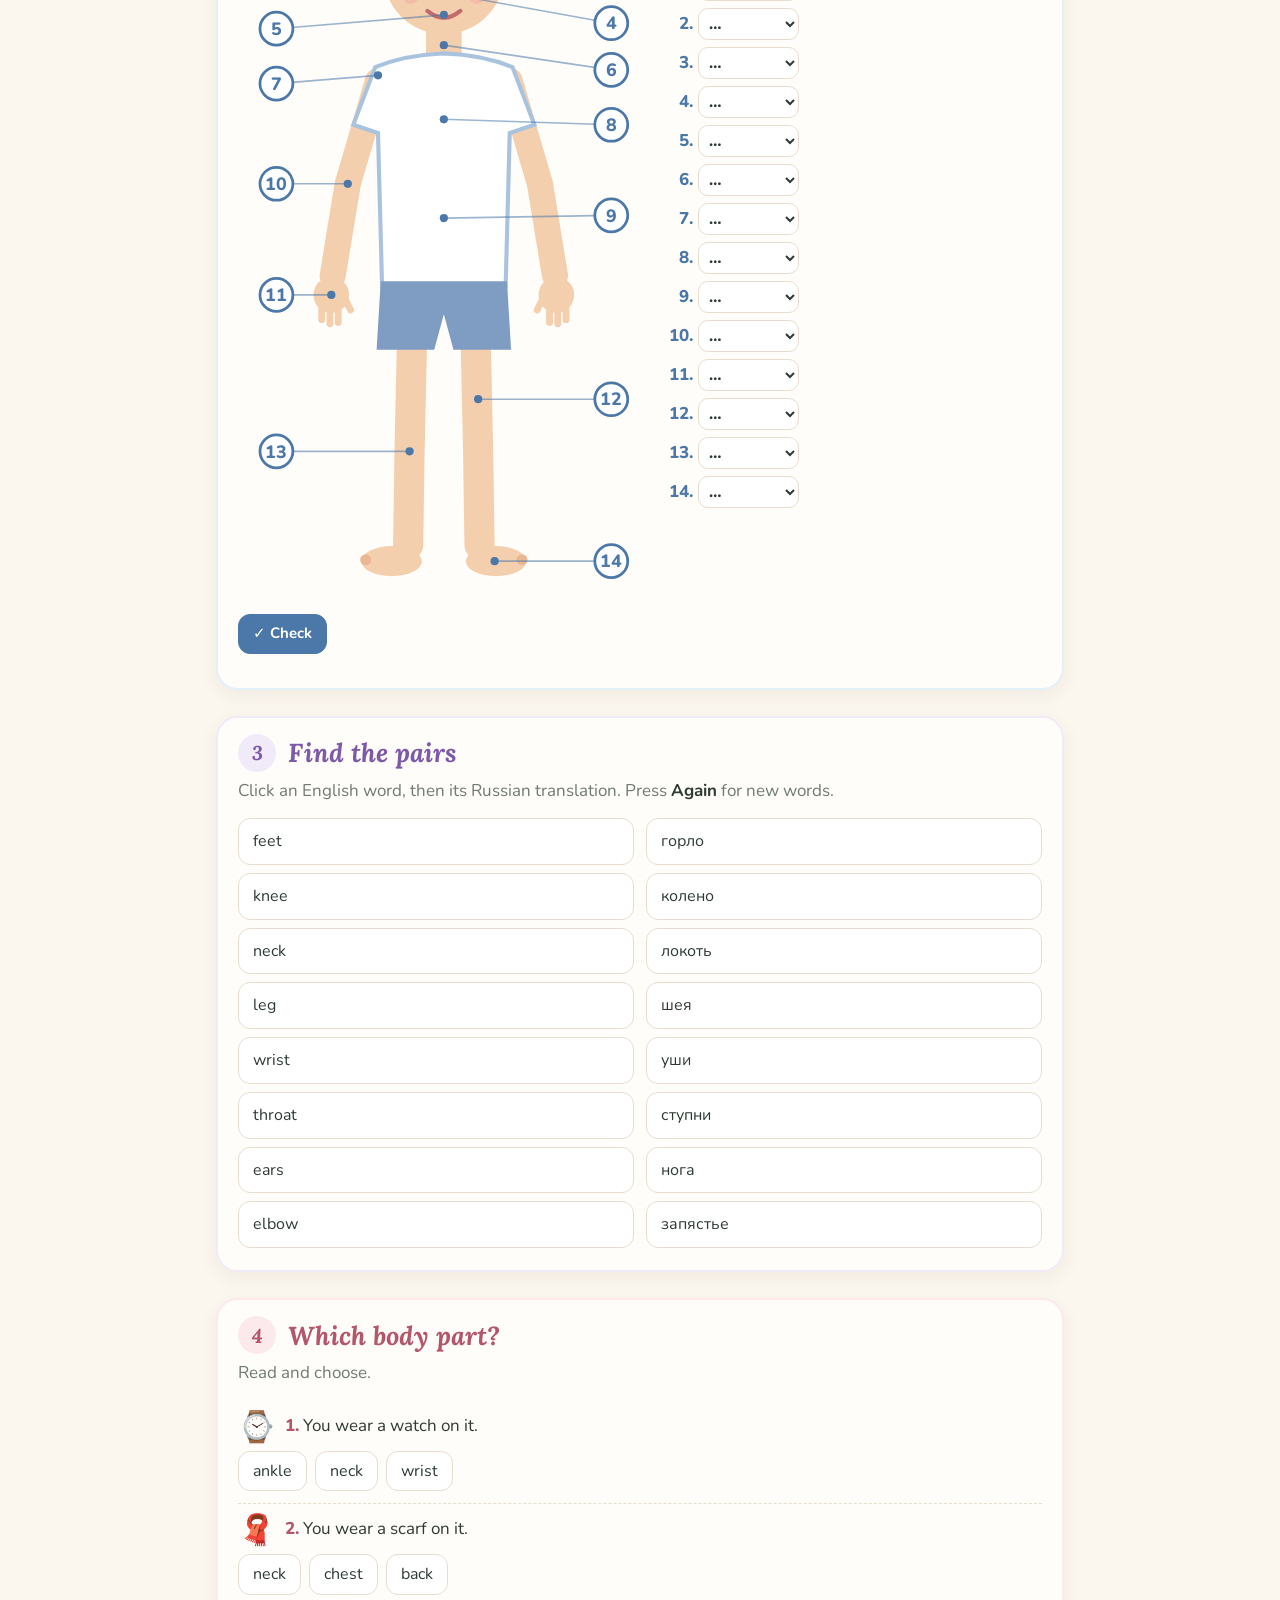
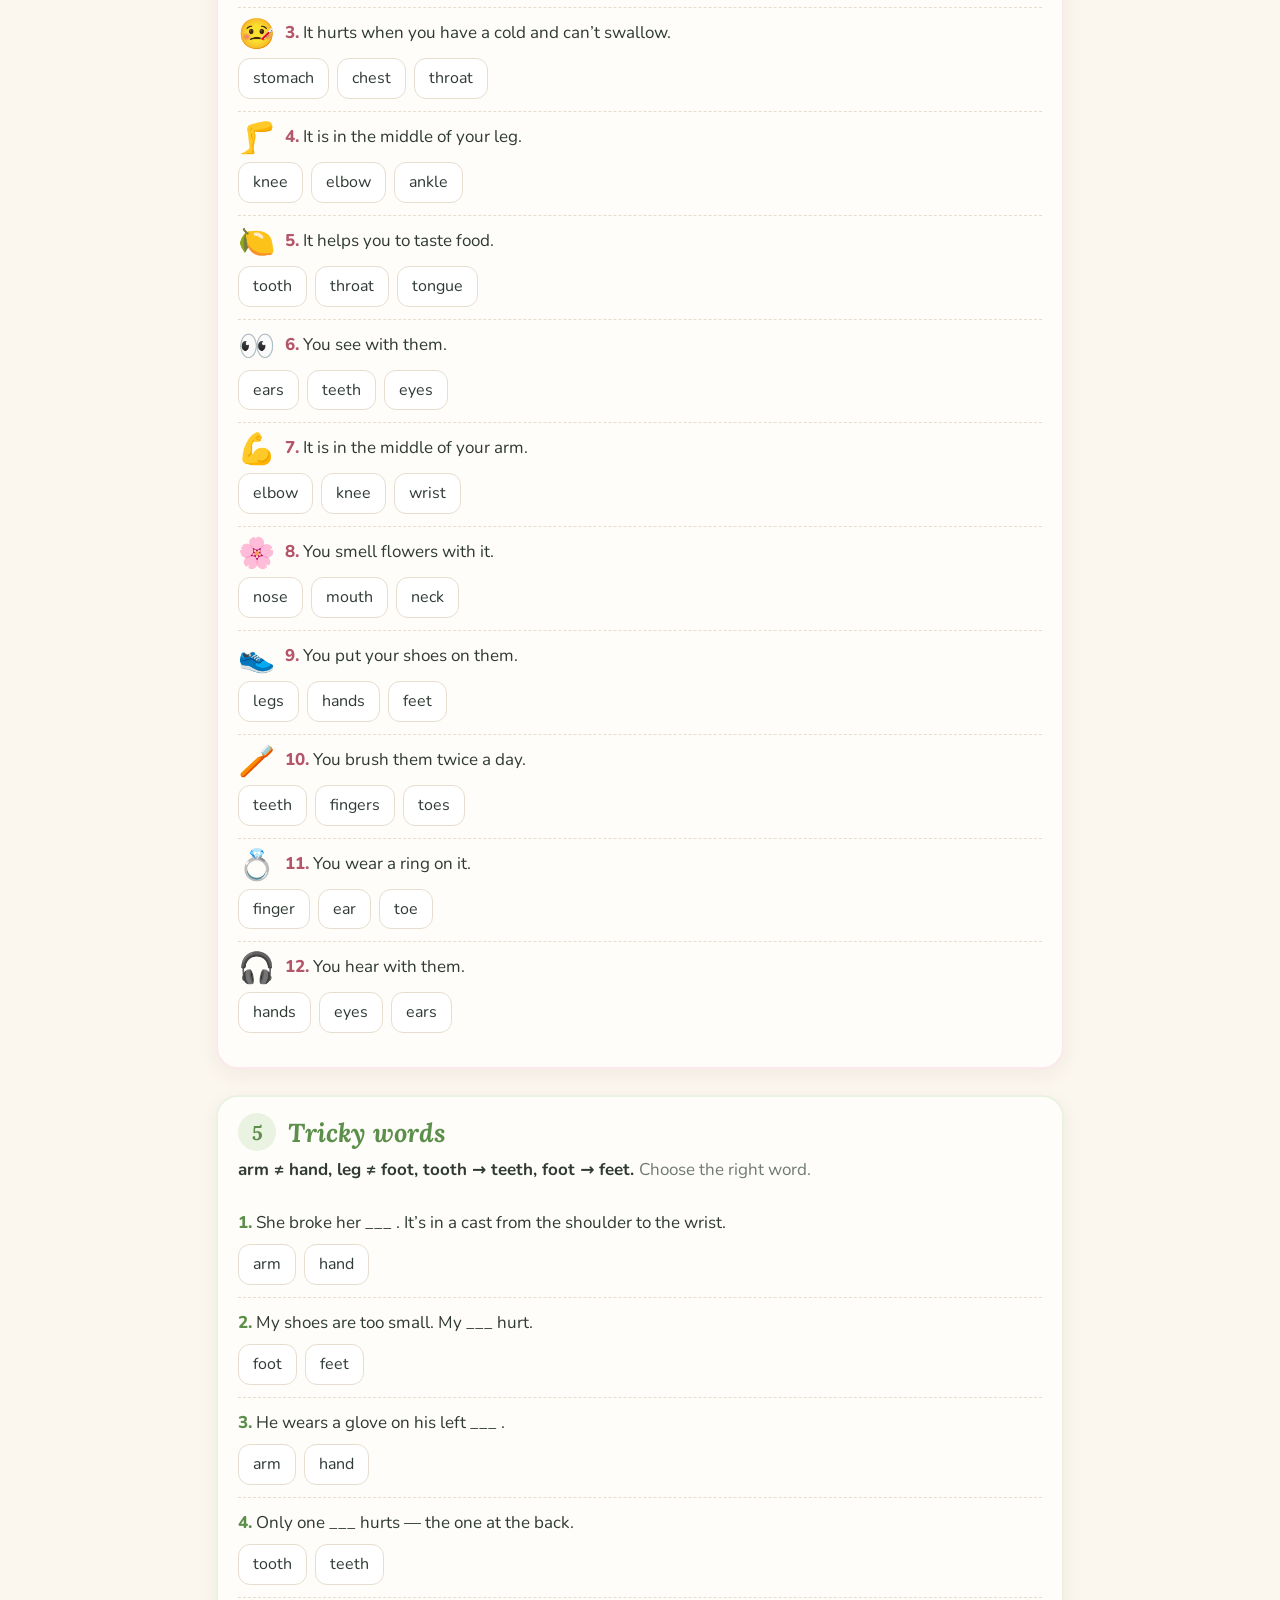
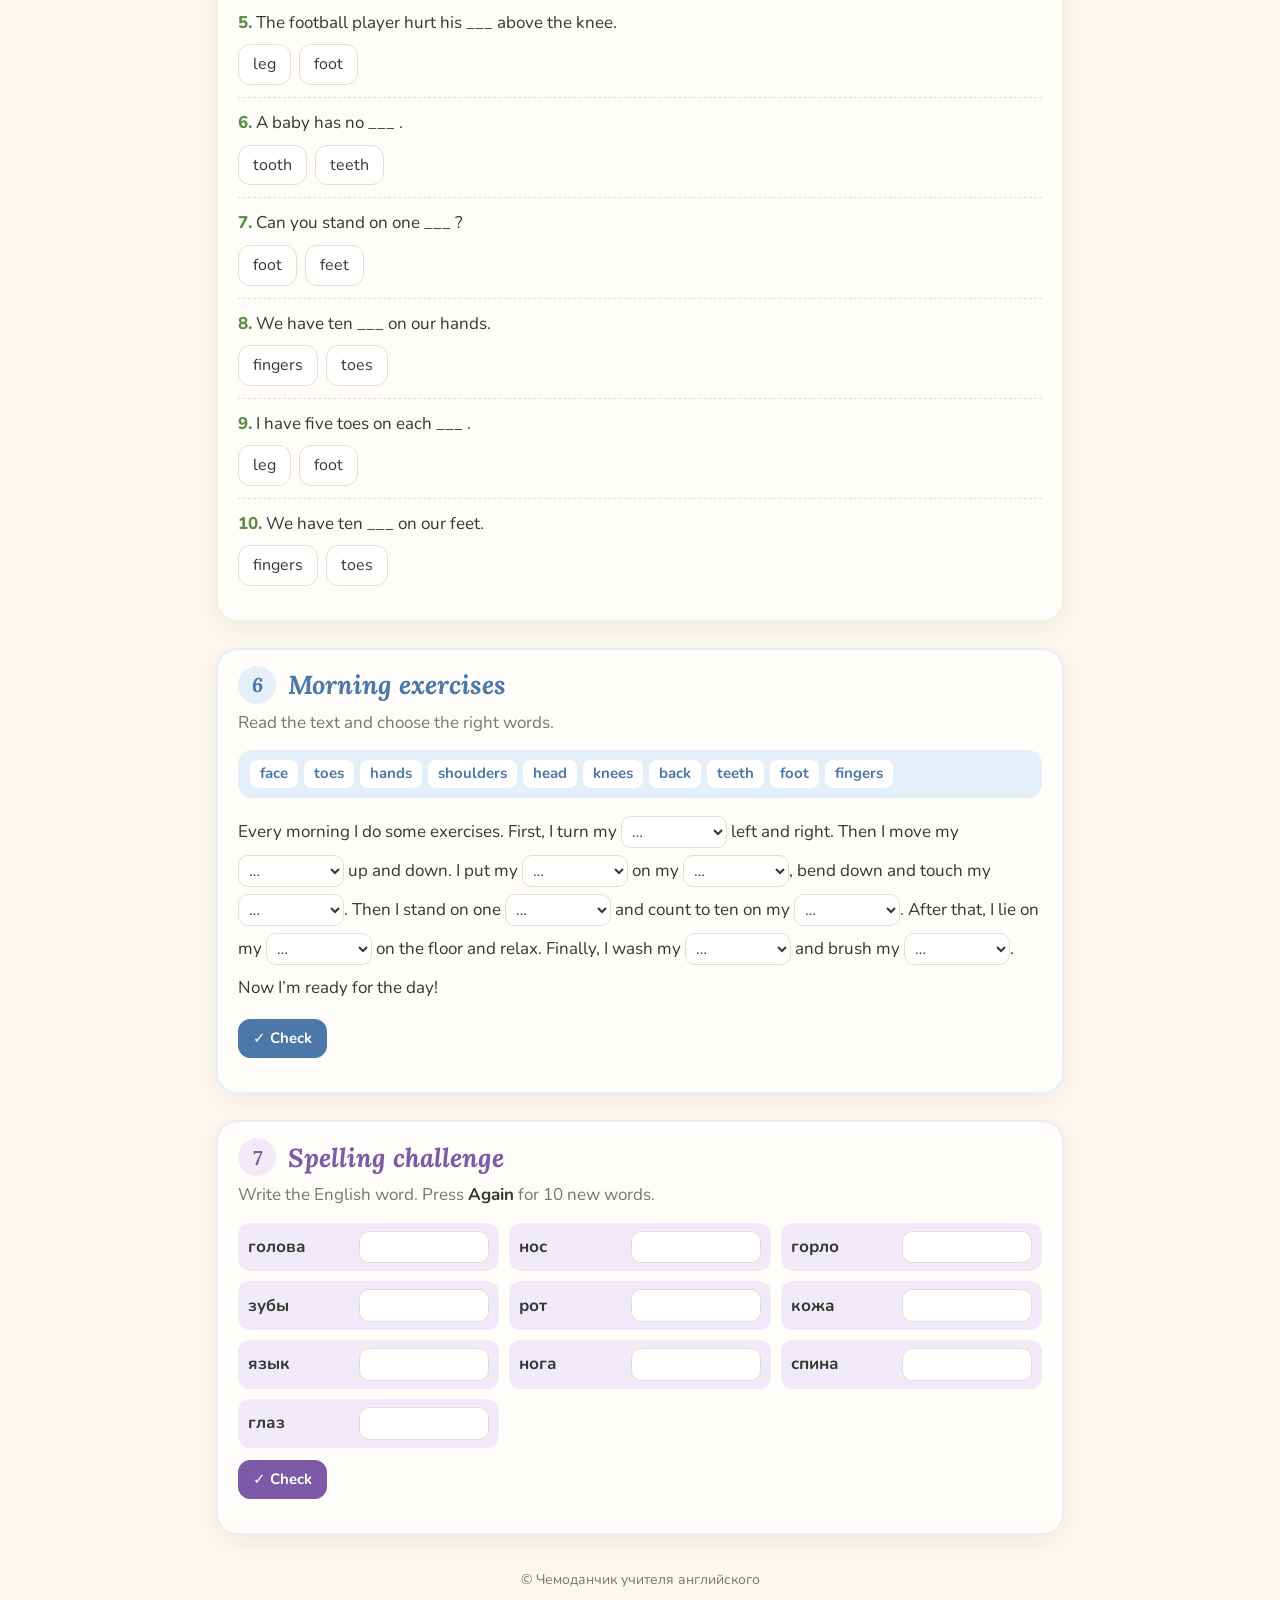
<file: body-parts/index.html>
<!doctype html><html lang="en"><head><meta charset="utf-8"><meta name="viewport" content="width=device-width,initial-scale=1"><title>Parts of the Body</title>
<link rel="preconnect" href="https://fonts.googleapis.com"><link href="https://fonts.googleapis.com/css2?family=Lora:ital,wght@1,600;1,700&family=Nunito:wght@400;600;700;800&display=swap" rel="stylesheet">
<style>:root{
  --bg:#fbf6ee;--paper:#fffdf9;--ink:#2f3a33;--muted:#6f7a72;--line:#e7ddcf;
  --green:#5d8f4c;--green-bg:#eaf3e2;--blue:#4b78a8;--blue-bg:#e5effa;
  --purple:#7d5aa8;--purple-bg:#f1eaf8;--rose:#b4566a;--rose-bg:#fbe9ec;
  --ok:#3f9a5a;--ok-bg:#e3f4e6;--bad:#cf5b5b;--bad-bg:#fbe5e3;
}
*{box-sizing:border-box}
html{scroll-behavior:smooth}
body{margin:0;background:var(--bg);color:var(--ink);font:17px/1.55 "Nunito",system-ui,sans-serif;min-height:100vh}
.decor{position:fixed;inset:0;pointer-events:none;z-index:0;overflow:hidden}
.decor svg{position:absolute;opacity:.6}
main{position:relative;z-index:1;max-width:880px;margin:0 auto;padding:28px 16px 60px}
header{text-align:center;margin-bottom:18px}
.kicker{display:inline-block;font-weight:800;font-size:13px;letter-spacing:.08em;text-transform:uppercase;color:var(--green);background:var(--green-bg);padding:4px 14px;border-radius:99px}
h1{font:italic 700 clamp(34px,6vw,52px)/1.1 "Lora",Georgia,serif;margin:12px 0 6px;color:#2c4a32}
.sub{margin:0;color:var(--muted)}
nav{display:flex;flex-wrap:wrap;gap:8px;justify-content:center;margin:18px 0 26px}
nav a{font-size:14px;font-weight:700;text-decoration:none;color:var(--ink);background:var(--paper);border:1px solid var(--line);padding:6px 12px;border-radius:99px}
nav a:hover{border-color:var(--green)}
.ex{--c:var(--green);--cb:var(--green-bg);background:var(--paper);border:2px solid var(--cb);border-radius:22px;padding:20px 20px 22px;margin:0 0 26px;box-shadow:0 6px 20px rgba(80,60,30,.06);scroll-margin-top:12px}
.c-blue{--c:var(--blue);--cb:var(--blue-bg)}.c-purple{--c:var(--purple);--cb:var(--purple-bg)}.c-rose{--c:var(--rose);--cb:var(--rose-bg)}
.ex-head{display:flex;align-items:center;gap:12px;margin:-4px 0 6px}
.num{flex:none;width:38px;height:38px;border-radius:50%;display:grid;place-items:center;background:var(--cb);color:var(--c);font:italic 700 20px "Lora",serif}
h2{margin:0;font:italic 700 26px/1.2 "Lora",Georgia,serif;color:var(--c)}
.instr{margin:0 0 14px;color:var(--muted)}
.instr b{color:var(--ink)}
.bar{display:flex;flex-wrap:wrap;gap:8px;margin:12px 0}
.btn{font:inherit;font-size:15px;font-weight:700;cursor:pointer;border:1.5px solid var(--cb);background:var(--paper);color:var(--c);padding:7px 14px;border-radius:12px}
.btn:hover{background:var(--cb)}
.btn.main{background:var(--c);border-color:var(--c);color:#fff}
.btn.main:hover{filter:brightness(1.08)}
.result{display:flex;align-items:center;justify-content:space-between;gap:10px;flex-wrap:wrap;margin-top:14px;padding:12px 16px;border-radius:14px;background:var(--cb);font-weight:800;font-size:18px;animation:pop .35s}
@keyframes pop{from{transform:scale(.96);opacity:0}}
/* flashcards */
.cards{display:grid;grid-template-columns:repeat(auto-fill,minmax(150px,1fr));gap:12px}
.fc{position:relative;min-height:118px;cursor:pointer;perspective:700px}
.fc .face{position:absolute;inset:0;border-radius:16px;display:flex;flex-direction:column;align-items:center;justify-content:center;text-align:center;padding:10px;backface-visibility:hidden;transition:transform .45s;border:1.5px solid var(--cb)}
.fc .front{background:var(--paper)}
.fc .back{background:var(--cb);transform:rotateY(180deg)}
.fc.flip .front{transform:rotateY(-180deg)}.fc.flip .back{transform:rotateY(0)}
.fc b{font-size:18px;line-height:1.25}.fc i{font-style:normal;font-size:13px;color:var(--muted);margin-top:3px}
.fc .ex-s{font-style:italic;font-size:13px;color:var(--c);margin-top:5px}
.fc .emo{font-size:26px;line-height:1;margin-bottom:4px}
/* mcq */
.q{padding:12px 0;border-top:1px dashed var(--line)}
.q:first-child{border-top:0}
.qt{display:flex;gap:10px;align-items:flex-start;margin-bottom:8px}
.qt em{font-style:normal;font-weight:800;color:var(--c)}
.pic{font-size:30px;line-height:1}
.opts{display:flex;flex-wrap:wrap;gap:8px}
.opt{font:inherit;font-size:16px;cursor:pointer;border:1.5px solid var(--line);background:#fff;padding:7px 14px;border-radius:12px;color:var(--ink)}
.opt:hover{border-color:var(--c)}
.opt.ok{background:var(--ok-bg);border-color:var(--ok);color:#1f5e33;font-weight:700}
.opt.bad{background:var(--bad-bg);border-color:var(--bad);color:#8f2f2f;text-decoration:line-through}
.chat .qt span:last-child{background:var(--cb);padding:8px 14px;border-radius:4px 16px 16px 16px}
.chat .opts{justify-content:flex-end}
/* match */
.match{display:grid;grid-template-columns:1fr 1fr;gap:12px}
.col{display:flex;flex-direction:column;gap:8px}
.tile{font:inherit;font-size:16px;cursor:pointer;text-align:left;border:1.5px solid var(--line);background:#fff;padding:10px 14px;border-radius:12px;color:var(--ink);transition:.2s}
.tile:hover{border-color:var(--c)}
.tile.sel{border-color:var(--c);background:var(--cb);transform:scale(1.02)}
.tile.ok{background:var(--ok-bg);border-color:var(--ok);opacity:.65;cursor:default}
.tile.bad{background:var(--bad-bg);border-color:var(--bad);animation:shake .4s}
@keyframes shake{25%{transform:translateX(-5px)}75%{transform:translateX(5px)}}
/* gaps & label */
.bank{display:flex;flex-wrap:wrap;gap:6px;padding:10px 12px;border-radius:14px;background:var(--cb);margin-bottom:14px}
.bank span{background:#fff;border-radius:8px;padding:2px 10px;font-weight:700;font-size:15px;color:var(--c)}
.text{line-height:2.3;font-size:17px}
select,.spell input{font:inherit;font-size:16px;border:1.5px solid var(--line);border-radius:10px;padding:3px 6px;background:#fff;color:var(--ink)}
select.ok,input.ok{border-color:var(--ok);background:var(--ok-bg)}
select.bad,input.bad{border-color:var(--bad);background:var(--bad-bg)}
.fix{display:inline-block;margin-left:6px;font-size:14px;font-weight:800;color:var(--ok)}
.fix::before{content:"→ "}
.label{display:grid;grid-template-columns:minmax(0,1.1fr) minmax(0,1fr);gap:18px;align-items:center}
.fig svg{width:100%;height:auto;display:block}
.labs{margin:0;padding-left:30px;display:grid;gap:7px}
.labs li{font-weight:800;color:var(--c)}
.labs li::marker{font-weight:800}
.mk{fill:#fff;stroke:var(--c);stroke-width:2}.mt{font:800 13px Nunito,sans-serif;fill:var(--c);text-anchor:middle}
.ld{stroke:var(--c);stroke-width:1.2;opacity:.55}.dot{fill:var(--c)}
/* order */
.orow{padding:12px 0;border-top:1px dashed var(--line);display:grid;grid-template-columns:auto 1fr;gap:6px 10px;align-items:center}
.orow:first-child{border-top:0}
.orow em{font-style:normal;font-weight:800;color:var(--c)}
.answ{display:flex;align-items:center;gap:4px}
.ans{flex:1;min-height:44px;display:flex;flex-wrap:wrap;gap:6px;padding:6px;border:1.5px dashed var(--cb);border-radius:12px;background:#fff}
.ans.ok{border:1.5px solid var(--ok);background:var(--ok-bg)}
.ans.bad{border:1.5px solid var(--bad);background:var(--bad-bg)}
.end{font-weight:800;font-size:20px}
.pool{grid-column:2;display:flex;flex-wrap:wrap;gap:6px}
.chip{font:inherit;font-size:16px;cursor:pointer;border:1.5px solid var(--cb);background:var(--cb);color:var(--ink);padding:5px 11px;border-radius:10px}
.ans .chip{background:#fff;border-color:var(--c)}
.ofix{grid-column:2;font-size:14px;font-weight:800;color:var(--ok)}
/* spell */
.spell{display:grid;grid-template-columns:repeat(auto-fill,minmax(250px,1fr));gap:10px}
.spell label{display:flex;flex-wrap:wrap;align-items:center;gap:8px;background:var(--cb);padding:8px 10px;border-radius:12px}
.spell span{flex:1 1 100px;font-weight:700}
.spell input{width:130px}
/* reading */
.read{background:var(--cb);border-radius:16px;padding:14px 18px;margin-bottom:12px;line-height:1.7}
.read p{margin:.4em 0}
footer{text-align:center;color:var(--muted);font-size:14px;margin-top:34px}
@media (max-width:680px){
  body{font-size:16px}
  .decor svg{opacity:.25}
  .ex{padding:16px 14px 18px}
  h2{font-size:22px}
  .label{grid-template-columns:1fr}
  .match{gap:8px}.tile{font-size:15px;padding:9px 10px}
}
.spk{border:0;background:none;cursor:pointer;font-size:18px;padding:2px 4px;border-radius:8px;line-height:1}
.spk:hover{background:var(--cb)}
.spk.corner{position:absolute;top:4px;right:4px;font-size:16px}
.qt .spk{margin-left:auto}
.fc{min-height:168px}
.fc .img{width:84px;height:84px;margin-bottom:4px}
.fc .img svg{width:100%;height:100%;display:block;border-radius:50%;background:#fbf3e6}
.hl{fill:rgba(230,90,90,.28);stroke:#e05a5a;stroke-width:2.5;animation:pulse 1.6s ease-in-out infinite;transform-box:fill-box;transform-origin:center}
@keyframes pulse{50%{transform:scale(1.18)}}
</style></head><body><script>(function(){
const P=[['head',150,28,28,30],['eye',135,70,28,72],['ear',194,76,272,72],['nose',150,86,272,108],['mouth',150,102,28,112],['neck',150,124,272,142],
['shoulder',102,146,28,152],['chest',150,178,272,182],['stomach',150,250,272,248],['elbow',80,225,28,225],['hand',68,306,28,306],['leg',175,382,272,382],['knee',125,420,28,420],['foot',187,500,272,500]];
const skin='#f4cfae';
function boy(o={}){const back=o.back;return `
<g stroke="${skin}" stroke-linecap="round" fill="none">
<path d="M127 330L125 420L124 488" stroke-width="22"/><path d="M173 330L175 420L176 488" stroke-width="22"/>
<path d="M102 150L80 225L69 292" stroke-width="19"/><path d="M198 150L220 225L231 292" stroke-width="19"/>
<path d="M150 104V138" stroke-width="26"/></g>
<g stroke="${skin}" stroke-width="5" stroke-linecap="round"><path d="M61 312v12M67 314v13M73 314v12M78 309l4 8M239 312v12M233 314v13M227 314v12M222 309l-4 8"/></g>
<circle cx="68" cy="306" r="13" fill="${skin}"/><circle cx="232" cy="306" r="13" fill="${skin}"/>
<ellipse cx="112" cy="500" rx="22" ry="11" fill="${skin}"/><ellipse cx="188" cy="500" rx="22" ry="11" fill="${skin}"/>
<g fill="#e9b893"><circle cx="93" cy="499" r="4"/><circle cx="207" cy="499" r="4"/></g>
<path d="M150 130Q122 131 100 140L84 182L102 188L105 300H195L198 188L216 182L200 140Q178 131 150 130Z" fill="#fff" stroke="#a9c3df" stroke-width="3"/>
<path d="M104 296H196L199 346H157L150 320L143 346H101Z" fill="#7f9dc2"/>
<circle cx="106" cy="76" r="10" fill="${skin}"/><circle cx="194" cy="76" r="10" fill="${skin}"/>
<circle cx="150" cy="72" r="44" fill="${back?'#a8774f':skin}"/>
${back?'':`<path d="M105 74Q100 22 150 24Q202 22 195 74Q190 44 168 40Q160 52 140 46Q118 44 105 74Z" fill="#a8774f"/>
<circle cx="135" cy="70" r="4" fill="#3b3b3b"/><circle cx="165" cy="70" r="4" fill="#3b3b3b"/>
<circle cx="126" cy="88" r="6" fill="#f3a9a0" opacity=".5"/><circle cx="174" cy="88" r="6" fill="#f3a9a0" opacity=".5"/>
<path d="M151 76Q146 86 153 88" stroke="#c99472" stroke-width="2.5" fill="none" stroke-linecap="round"/>
${o.mouth?`<path d="M136 96Q150 92 164 96Q162 114 150 114Q138 114 136 96Z" fill="#9c3d47"/><path d="M138 97Q150 94 162 97V102H138Z" fill="#fff"/>${o.mouth==='tongue'?'<ellipse cx="150" cy="111" rx="9" ry="6" fill="#f08a96"/>':''}`:'<path d="M138 99Q150 109 162 99" stroke="#c46a6a" stroke-width="3" fill="none" stroke-linecap="round"/>'}`}`;}
const svg=`<svg viewBox="0 0 300 530" xmlns="http://www.w3.org/2000/svg" role="img" aria-label="A boy with numbered body parts">${boy()}
${P.map(([w,x,y,mx,my],i)=>`<line x1="${x}" y1="${y}" x2="${mx}" y2="${my}" class="ld"/><circle cx="${x}" cy="${y}" r="3" class="dot"/><circle cx="${mx}" cy="${my}" r="12" class="mk"/><text x="${mx}" y="${my+4.5}" class="mt">${i+1}</text>`).join('')}
</svg>`;
// card picture: zoom on a point and highlight it
function pic(x,y,size,r,o={}){const h=size/2;const vx=Math.max(0,Math.min(300-size,x-h)),vy=Math.max(0,Math.min(530-size,y-h));
 const mark=o.rx?`<ellipse cx="${x}" cy="${y}" rx="${o.rx}" ry="${o.ry}" class="hl"/>`:`<circle cx="${x}" cy="${y}" r="${r}" class="hl"/>`;
 return `<svg viewBox="${vx} ${vy} ${size} ${size}" xmlns="http://www.w3.org/2000/svg">${boy(o)}${mark}</svg>`;}
const IMG={head:pic(150,62,150,0,{rx:52,ry:48}),face:pic(150,80,150,0,{rx:36,ry:34}),eye:pic(135,70,110,8),ear:pic(194,76,110,12),nose:pic(151,82,110,9),
 mouth:pic(150,101,110,0,{rx:16,ry:9}),tooth:pic(150,99,80,0,{rx:12,ry:5,mouth:'teeth'}),tongue:pic(150,110,80,0,{rx:11,ry:7,mouth:'tongue'}),
 throat:pic(150,122,130,11),neck:pic(150,122,130,0,{rx:18,ry:14}),skin:pic(74,262,150,0,{rx:12,ry:20}),
 shoulder:pic(104,146,160,15),chest:pic(150,178,180,24),back:pic(150,200,200,0,{back:true,rx:40,ry:45}),stomach:pic(150,250,180,24),
 arm:pic(86,220,200,0,{rx:15,ry:72}),elbow:pic(80,225,150,13),wrist:pic(70,292,120,10),hand:pic(68,310,120,0,{rx:18,ry:20}),finger:pic(67,324,90,7),
 leg:pic(175,410,220,0,{rx:16,ry:80}),knee:pic(125,420,160,15),ankle:pic(124,486,150,13),foot:pic(188,500,140,0,{rx:28,ry:16}),toe:pic(93,499,120,9)};
const C=[['head','/hed/','голова','🙂'],['face','/feɪs/','лицо',''],['eye — eyes','/aɪ/','глаз — глаза','👁️'],['ear — ears','/ɪə/','ухо — уши','👂'],['nose','/nəʊz/','нос','👃'],['mouth','/maʊθ/','рот','👄'],['tooth — teeth','/tuːθ/ — /tiːθ/','зуб — зубы','🦷'],['tongue','/tʌŋ/','язык','👅'],['throat','/θrəʊt/','горло',''],['neck','/nek/','шея',''],['skin','/skɪn/','кожа',''],
['shoulder','/ˈʃəʊldə/','плечо',''],['chest','/tʃest/','грудь, грудная клетка',''],['back','/bæk/','спина',''],['stomach / tummy','/ˈstʌmək/ /ˈtʌmi/','живот',''],['arm','/ɑːm/','рука (от плеча до кисти)','💪'],['elbow','/ˈelbəʊ/','локоть',''],['wrist','/rɪst/','запястье','⌚'],['hand','/hænd/','кисть руки','✋'],['finger','/ˈfɪŋɡə/','палец руки','☝️'],['leg','/leɡ/','нога','🦵'],['knee','/niː/','колено',''],['ankle','/ˈæŋkl/','лодыжка',''],['foot — feet','/fʊt/ — /fiːt/','ступня — ступни','🦶'],['toe','/təʊ/','палец ноги','']];

window.LESSON={kicker:'Health · Vocabulary 1',title:'Parts of the Body',sub:'Look, learn and play — 7 games',sections:[
{type:'flash',title:'Flashcards',instr:'Click a card to turn it over. Say the word, then check the translation. Try <b>RU ↔ EN</b> to start from Russian.',cards:C.map(([en,tr,ru])=>({en,tr,ru,img:IMG[en.split(' ')[0]]}))},
{type:'label',title:'Label the boy',instr:'Choose the right word for each number.',svg,items:P.map(p=>p[0])},
{type:'match',title:'Find the pairs',instr:'Click an English word, then its Russian translation. Press <b>Again</b> for new words.',take:8,
 pairs:[['head','голова'],['face','лицо'],['eyes','глаза'],['ears','уши'],['nose','нос'],['mouth','рот'],['teeth','зубы'],['tongue','язык'],['throat','горло'],['neck','шея'],['skin','кожа'],['shoulder','плечо'],['chest','грудь'],['back','спина'],['stomach','живот'],['arm','рука (до кисти)'],['elbow','локоть'],['wrist','запястье'],['hand','кисть руки'],['finger','палец руки'],['leg','нога'],['knee','колено'],['ankle','лодыжка'],['feet','ступни'],['toe','палец ноги']]},
{type:'mcq',title:'Which body part?',instr:'Read and choose.',items:[
 {pic:'👀',q:'You see with them.',opts:['eyes','ears','teeth']},
 {pic:'🎧',q:'You hear with them.',opts:['ears','eyes','hands']},
 {pic:'🪥',q:'You brush them twice a day.',opts:['teeth','toes','fingers']},
 {pic:'🌸',q:'You smell flowers with it.',opts:['nose','mouth','neck']},
 {pic:'🦵',q:'It is in the middle of your leg.',opts:['knee','elbow','ankle']},
 {pic:'💪',q:'It is in the middle of your arm.',opts:['elbow','knee','wrist']},
 {pic:'⌚',q:'You wear a watch on it.',opts:['wrist','ankle','neck']},
 {pic:'👟',q:'You put your shoes on them.',opts:['feet','hands','legs']},
 {pic:'💍',q:'You wear a ring on it.',opts:['finger','toe','ear']},
 {pic:'🍋',q:'It helps you to taste food.',opts:['tongue','tooth','throat']},
 {pic:'🧣',q:'You wear a scarf on it.',opts:['neck','chest','back']},
 {pic:'🤒',q:'It hurts when you have a cold and can’t swallow.',opts:['throat','stomach','chest']}]},
{type:'mcq',title:'Tricky words',instr:'<b>arm ≠ hand, leg ≠ foot, tooth → teeth, foot → feet.</b> Choose the right word.',keepOpts:true,items:[
 {q:'He wears a glove on his left ___ .',opts:['arm','hand'],a:1},
 {q:'She broke her ___ . It’s in a cast from the shoulder to the wrist.',opts:['arm','hand'],a:0},
 {q:'I have five toes on each ___ .',opts:['leg','foot'],a:1},
 {q:'The football player hurt his ___ above the knee.',opts:['leg','foot'],a:0},
 {q:'Only one ___ hurts — the one at the back.',opts:['tooth','teeth'],a:0},
 {q:'A baby has no ___ .',opts:['tooth','teeth'],a:1},
 {q:'My shoes are too small. My ___ hurt.',opts:['foot','feet'],a:1},
 {q:'Can you stand on one ___ ?',opts:['foot','feet'],a:0},
 {q:'We have ten ___ on our hands.',opts:['fingers','toes'],a:0},
 {q:'We have ten ___ on our feet.',opts:['fingers','toes'],a:1}]},
{type:'gaps',title:'Morning exercises',instr:'Read the text and choose the right words.',bank:['head','shoulders','hands','knees','toes','foot','fingers','back','face','teeth'],
 text:'Every morning I do some exercises. First, I turn my {head} left and right. Then I move my {shoulders} up and down. I put my {hands} on my {knees}, bend down and touch my {toes}. Then I stand on one {foot} and count to ten on my {fingers}. After that, I lie on my {back} on the floor and relax. Finally, I wash my {face} and brush my {teeth}. Now I’m ready for the day!'},
{type:'spell',title:'Spelling challenge',instr:'Write the English word. Press <b>Again</b> for 10 new words.',take:10,items:[['глаз','eye'],['уши','ears'],['зубы','teeth'],['язык','tongue'],['горло','throat'],['шея','neck'],['плечо','shoulder'],['спина','back'],['живот','stomach|tummy'],['локоть','elbow'],['запястье','wrist'],['колено','knee'],['лодыжка','ankle'],['ступни','feet'],['палец ноги','toe'],['палец руки','finger'],['лицо','face'],['кожа','skin'],['грудь','chest'],['нос','nose'],['рот','mouth'],['голова','head'],['кисть руки','hand'],['нога','leg']]}
]};
})();
</script><script>(function(){
const L=window.LESSON;
const $=(t,a={},...k)=>{const e=document.createElement(t);for(const[x,v]of Object.entries(a)){if(x==='class')e.className=v;else if(x==='html')e.innerHTML=v;else if(x.startsWith('on'))e.addEventListener(x.slice(2),v);else e.setAttribute(x,v);}k.flat().forEach(c=>c!=null&&e.append(c));return e;};
const shuffle=a=>{a=a.slice();for(let i=a.length-1;i>0;i--){const j=Math.random()*(i+1)|0;[a[i],a[j]]=[a[j],a[i]];}return a;};
const norm=s=>s.toLowerCase().replace(/[’`]/g,"'").replace(/\s+/g,' ').trim();
let VOICE=null;
function pickVoice(){try{const vs=speechSynthesis.getVoices().filter(v=>/^en/i.test(v.lang));
 VOICE=vs.find(v=>/en[-_]GB/i.test(v.lang)&&/google|natural|online|serena|daniel|kate/i.test(v.name))||vs.find(v=>/en[-_]GB/i.test(v.lang))||vs.find(v=>/en[-_]US/i.test(v.lang))||vs[0]||null;}catch(e){VOICE=null;}}
try{pickVoice();speechSynthesis.onvoiceschanged=pickVoice;}catch(e){}
function speak(t){try{speechSynthesis.cancel();const u=new SpeechSynthesisUtterance(t.replace(/[—\/…]/g,', ').replace(/___/g,'blank'));if(VOICE)u.voice=VOICE;u.lang=VOICE?VOICE.lang:'en-GB';u.rate=.9;speechSynthesis.speak(u);}catch(e){}}
const HAS_TTS='speechSynthesis' in window;
const sp=(t,cls='spk')=>HAS_TTS?$('button',{class:cls,title:'Listen','aria-label':'Listen',onclick(e){e.stopPropagation();speak(typeof t==='function'?t():t);}},'🔊'):null;
const COLORS=['green','blue','purple','rose'];
const score=(ok,t)=>`${ok} / ${t} — ${ok===t?'🎉 Excellent!':ok>=t*.7?'👍 Good job!':'💪 Try again!'}`;
function result(body,text,render){body.querySelector(':scope > .result')?.remove();body.append($('div',{class:'result'},$('span',{},text),$('button',{class:'btn',onclick:render},'↻ Again')));}
function grade(els){let ok=0;els.forEach(el=>{const n=el.nextElementSibling;if(n&&n.classList.contains('fix'))n.remove();const ans=el.dataset.a.split('|');const g=ans.some(a=>norm(a)===norm(el.value));el.classList.toggle('ok',g);el.classList.toggle('bad',!g);if(g)ok++;else el.after($('span',{class:'fix'},ans[0]));});return[ok,els.length];}
function checker(body,fn,render){return $('div',{class:'bar'},$('button',{class:'btn main',onclick(){const[ok,t]=fn();result(body,score(ok,t),render);}},'✓ Check'));}
const sel=(words,a)=>{const s=$('select',{},$('option',{value:''},'…'),...words.map(w=>$('option',{value:w},w)));s.dataset.a=a;return s;};

const R={
flash(s,body){
  let back=false,cards=s.cards.slice();const grid=$('div',{class:'cards'});
  const draw=()=>{grid.innerHTML='';cards.forEach(c=>{const f=$('div',{class:'fc'+(back?' flip':''),onclick(){f.classList.toggle('flip');}},
    $('div',{class:'face front'},sp(c.say||(c.en+(c.ex?'. '+c.ex:'')),'spk corner'),c.img?$('div',{class:'img',html:c.img}):c.emo?$('div',{class:'emo'},c.emo):null,$('b',{},c.en),c.tr?$('i',{},c.tr):null,c.ex?$('div',{class:'ex-s'},c.ex):null),
    $('div',{class:'face back'},$('b',{},c.ru)));grid.append(f);});};
  body.append($('div',{class:'bar'},
    $('button',{class:'btn',onclick(){cards=shuffle(cards);draw();}},'🔀 Shuffle'),
    $('button',{class:'btn',onclick(){back=!back;draw();}},'🔁 RU ↔ EN'),
    $('button',{class:'btn',onclick(){cards=s.cards.slice();back=false;draw();}},'↺ Reset')),grid);draw();
},
mcq(s,body,render){
  let ok=0,done=0;const items=s.keepItems?s.items:shuffle(s.items);const list=$('div',{class:'mcq '+(s.style||'')});
  items.forEach((it,k)=>{
    const ans=it.opts[it.a||0];const opts=s.keepOpts?it.opts:shuffle(it.opts);
    const row=$('div',{class:'q'},$('div',{class:'qt'},it.pic?$('span',{class:'pic'},it.pic):null,$('span',{html:`<em>${k+1}.</em> ${it.q}`}),s.style==='chat'?sp(it.q):null));
    const ob=$('div',{class:'opts'});
    opts.forEach(o=>{const b=$('button',{class:'opt',onclick(){if(row.dataset.d)return;row.dataset.d=1;done++;
      if(o===ans){b.classList.add('ok');ok++;}else{b.classList.add('bad');[...ob.children].find(x=>x.textContent===ans).classList.add('ok');}
      if(done===items.length)result(body,score(ok,items.length),render);}},o);ob.append(b);});
    row.append(ob);list.append(row);});
  body.append(list);
},
match(s,body,render){
  const pairs=shuffle(s.pairs).slice(0,s.take||s.pairs.length);let cur=null,left=pairs.length,miss=0;
  const A=$('div',{class:'col'}),B=$('div',{class:'col'});
  const mk=(txt,id,side)=>{const b=$('button',{class:'tile',onclick(){
    if(b.disabled)return;if(side==='A'&&s.speakA!==false)speak(txt);
    if(!cur||cur.side===side){if(cur)cur.b.classList.remove('sel');cur={b,id,side};b.classList.add('sel');return;}
    const p=cur.b;cur=null;
    if(p.dataset.id===String(id)){[p,b].forEach(x=>{x.classList.remove('sel');x.classList.add('ok');x.disabled=true;});
      if(--left===0)result(body,miss===0?'🎉 Perfect! No mistakes.':`✅ All matched! Mistakes: ${miss}`,render);}
    else{miss++;[p,b].forEach(x=>{x.classList.add('bad');setTimeout(()=>x.classList.remove('bad','sel'),450);});}
  }},txt);b.dataset.id=id;return b;};
  shuffle(pairs.map((p,i)=>[p[0],i])).forEach(([t,i])=>A.append(mk(t,i,'A')));
  shuffle(pairs.map((p,i)=>[p[1],i])).forEach(([t,i])=>B.append(mk(t,i,'B')));
  body.append($('div',{class:'match'},A,B));
},
gaps(s,body,render){
  const words=[...s.bank].sort();body.append($('div',{class:'bank'},...shuffle(s.bank).map(w=>$('span',{},w))));
  const p=$('div',{class:'text'}),sels=[];
  s.text.split(/(\{[^}]+\})/).forEach(part=>{const m=part.match(/^\{(.+)\}$/);
    if(m){const x=sel(words,m[1]);sels.push(x);p.append(x);}else p.append(document.createRange().createContextualFragment(part));});
  body.append(p,checker(body,()=>grade(sels),render));
},
label(s,body,render){
  const words=s.items.slice().sort(),sels=[];const list=$('ol',{class:'labs'});
  s.items.forEach(a=>{const x=sel(words,a);sels.push(x);list.append($('li',{},x));});
  body.append($('div',{class:'label'},$('div',{class:'fig',html:s.svg}),list),checker(body,()=>grade(sels),render));
},
order(s,body,render){
  const rows=[],box=$('div',{class:'order'});
  shuffle(s.items).slice(0,s.take||99).forEach((sent,k)=>{
    const end=(sent.match(/[.?!]$/)||[''])[0],core=sent.replace(/[.?!]$/,''),words=core.split(' ');
    let toks=shuffle(words);for(let n=0;n<5&&toks.join(' ')===core;n++)toks=shuffle(words);
    const ans=$('div',{class:'ans'}),pool=$('div',{class:'pool'});
    toks.forEach(w=>{const c=$('button',{class:'chip',onclick(){(c.parentNode===pool?ans:pool).append(c);}},w);pool.append(c);});
    const fix=$('div',{class:'ofix'});
    rows.push({ans,core,fix,sent});box.append($('div',{class:'orow'},$('em',{},(k+1)+'.'),$('div',{class:'answ'},ans,$('span',{class:'end'},end)),pool,fix));
  });
  body.append(box,checker(body,()=>{let ok=0;rows.forEach(r=>{const got=[...r.ans.children].map(c=>c.textContent).join(' ');const g=norm(got)===norm(r.core);
    r.ans.classList.toggle('ok',g);r.ans.classList.toggle('bad',!g);r.fix.textContent=g?'':'→ '+r.sent;if(g&&!r.said){r.said=1;}if(g)ok++;});return[ok,rows.length];},render));
},
spell(s,body,render){
  const ins=[],g=$('div',{class:'spell'});
  shuffle(s.items).slice(0,s.take||10).forEach(([ru,en])=>{const i=$('input',{type:'text',autocomplete:'off',autocapitalize:'off',spellcheck:'false'});i.dataset.a=en;ins.push(i);g.append($('label',{},$('span',{},ru),i));});
  body.append(g,checker(body,()=>grade(ins),render));
}};

function section(s,i){
  const box=$('section',{class:'ex c-'+(s.color||COLORS[i%4]),id:'ex'+(i+1)});
  const body=$('div',{class:'ex-body'});
  box.append(...[$('div',{class:'ex-head'},$('span',{class:'num'},String(i+1)),$('h2',{},s.title)),s.instr?$('p',{class:'instr',html:s.instr}):null,s.pre?$('div',{class:'read'},HAS_TTS?$('div',{class:'bar'},$('button',{class:'btn',onclick(){speak(box.querySelector('.read').innerText.replace('🔊 Listen',''));}},'🔊 Listen'),$('button',{class:'btn',onclick(){speechSynthesis.cancel();}},'⏹ Stop')):null,$('div',{html:s.pre})):null,body].filter(Boolean));
  const render=()=>{body.innerHTML='';R[s.type](s,body,render);};render();return box;
}

const IC={
capsule:'<svg width="70" viewBox="0 0 70 28"><rect x="2" y="2" width="66" height="24" rx="12" fill="#fffaf2" stroke="#d98c8c" stroke-width="2"/><path d="M35 2h21a12 12 0 0 1 0 24H35z" fill="#f2a7a2"/></svg>',
capsule2:'<svg width="60" viewBox="0 0 70 28"><rect x="2" y="2" width="66" height="24" rx="12" fill="#fffaf2" stroke="#e0b65a" stroke-width="2"/><path d="M35 2h21a12 12 0 0 1 0 24H35z" fill="#f4d27a"/></svg>',
tablet:'<svg width="44" viewBox="0 0 44 44"><circle cx="22" cy="22" r="19" fill="#fff" stroke="#c9b8a6" stroke-width="2"/><path d="M8 22h28" stroke="#c9b8a6" stroke-width="2"/></svg>',
thermo:'<svg width="34" viewBox="0 0 34 120"><rect x="9" y="4" width="16" height="92" rx="8" fill="#fff" stroke="#9db7d0" stroke-width="2"/><rect x="14" y="40" width="6" height="60" rx="3" fill="#e46a6a"/><circle cx="17" cy="102" r="12" fill="#e46a6a"/><path d="M25 20h4M25 32h4M25 44h4M25 56h4M25 68h4" stroke="#9db7d0" stroke-width="2"/></svg>',
plaster:'<svg width="96" viewBox="0 0 96 34"><rect x="2" y="2" width="92" height="30" rx="15" fill="#f3d2b0" stroke="#d8ad85" stroke-width="2"/><rect x="34" y="6" width="28" height="22" rx="4" fill="#fbe8d4"/><g fill="#d8ad85"><circle cx="16" cy="12" r="1.6"/><circle cx="22" cy="20" r="1.6"/><circle cx="74" cy="12" r="1.6"/><circle cx="80" cy="20" r="1.6"/></g></svg>',
heart:'<svg width="40" viewBox="0 0 40 36"><path d="M20 34S2 23 2 11A9 9 0 0 1 20 7a9 9 0 0 1 18 4c0 12-18 23-18 23z" fill="#f08a8a"/><path d="M8 16h7l3-5 4 10 3-5h7" stroke="#fff" stroke-width="2.4" fill="none" stroke-linejoin="round"/></svg>',
cross:'<svg width="40" viewBox="0 0 40 40"><circle cx="20" cy="20" r="18" fill="#e3f0dc"/><path d="M20 10v20M10 20h20" stroke="#6aa056" stroke-width="7" stroke-linecap="round"/></svg>',
drop:'<svg width="26" viewBox="0 0 26 36"><path d="M13 2C13 2 2 16 2 23a11 11 0 0 0 22 0C24 16 13 2 13 2z" fill="#a9cdee"/></svg>',
bottle:'<svg width="44" viewBox="0 0 44 64"><rect x="10" y="2" width="24" height="10" rx="3" fill="#fff" stroke="#c9b8a6" stroke-width="2"/><rect x="4" y="12" width="36" height="50" rx="8" fill="#d99a5b"/><rect x="9" y="26" width="26" height="22" rx="3" fill="#fff8ee"/><path d="M22 30v14M15 37h14" stroke="#e46a6a" stroke-width="4"/></svg>',
leaf:'<svg width="54" viewBox="0 0 54 54"><path d="M6 48C10 20 28 6 50 4c-2 24-18 42-44 44z" fill="#bfd8b0"/><path d="M8 46C20 32 32 20 46 8" stroke="#8fb87d" stroke-width="2" fill="none"/></svg>'
};
const SPOTS=[['capsule',3,8,-30],['thermo',92,6,25],['heart',8,30,-10],['plaster',88,26,-20],['tablet',4,52,0],['leaf',93,46,10],['bottle',6,72,8],['capsule2',89,66,40],['drop',3,90,0],['cross',94,86,0],['tablet',12,96,0],['leaf',2,18,-60],['heart',95,96,15],['capsule',90,38,70],['drop',97,58,0],['plaster',4,40,60]];
const decor=$('div',{class:'decor','aria-hidden':'true'});
SPOTS.forEach(([n,x,y,r])=>{const w=$('div',{html:IC[n]}).firstChild;w.style.cssText=`left:${x}%;top:${y}%;transform:translate(-50%,-50%) rotate(${r}deg)`;decor.append(w);});

document.title=L.title;
const nav=$('nav',{},...L.sections.map((s,i)=>$('a',{href:'#ex'+(i+1)},`${i+1}. ${s.title}`)));
document.body.append(decor,$('main',{},
  $('header',{},$('span',{class:'kicker'},L.kicker),$('h1',{},L.title),$('p',{class:'sub'},L.sub)),
  nav,...L.sections.map(section),
  $('footer',{},'© Чемоданчик учителя английского')));
})();
</script></body></html>
</file>
